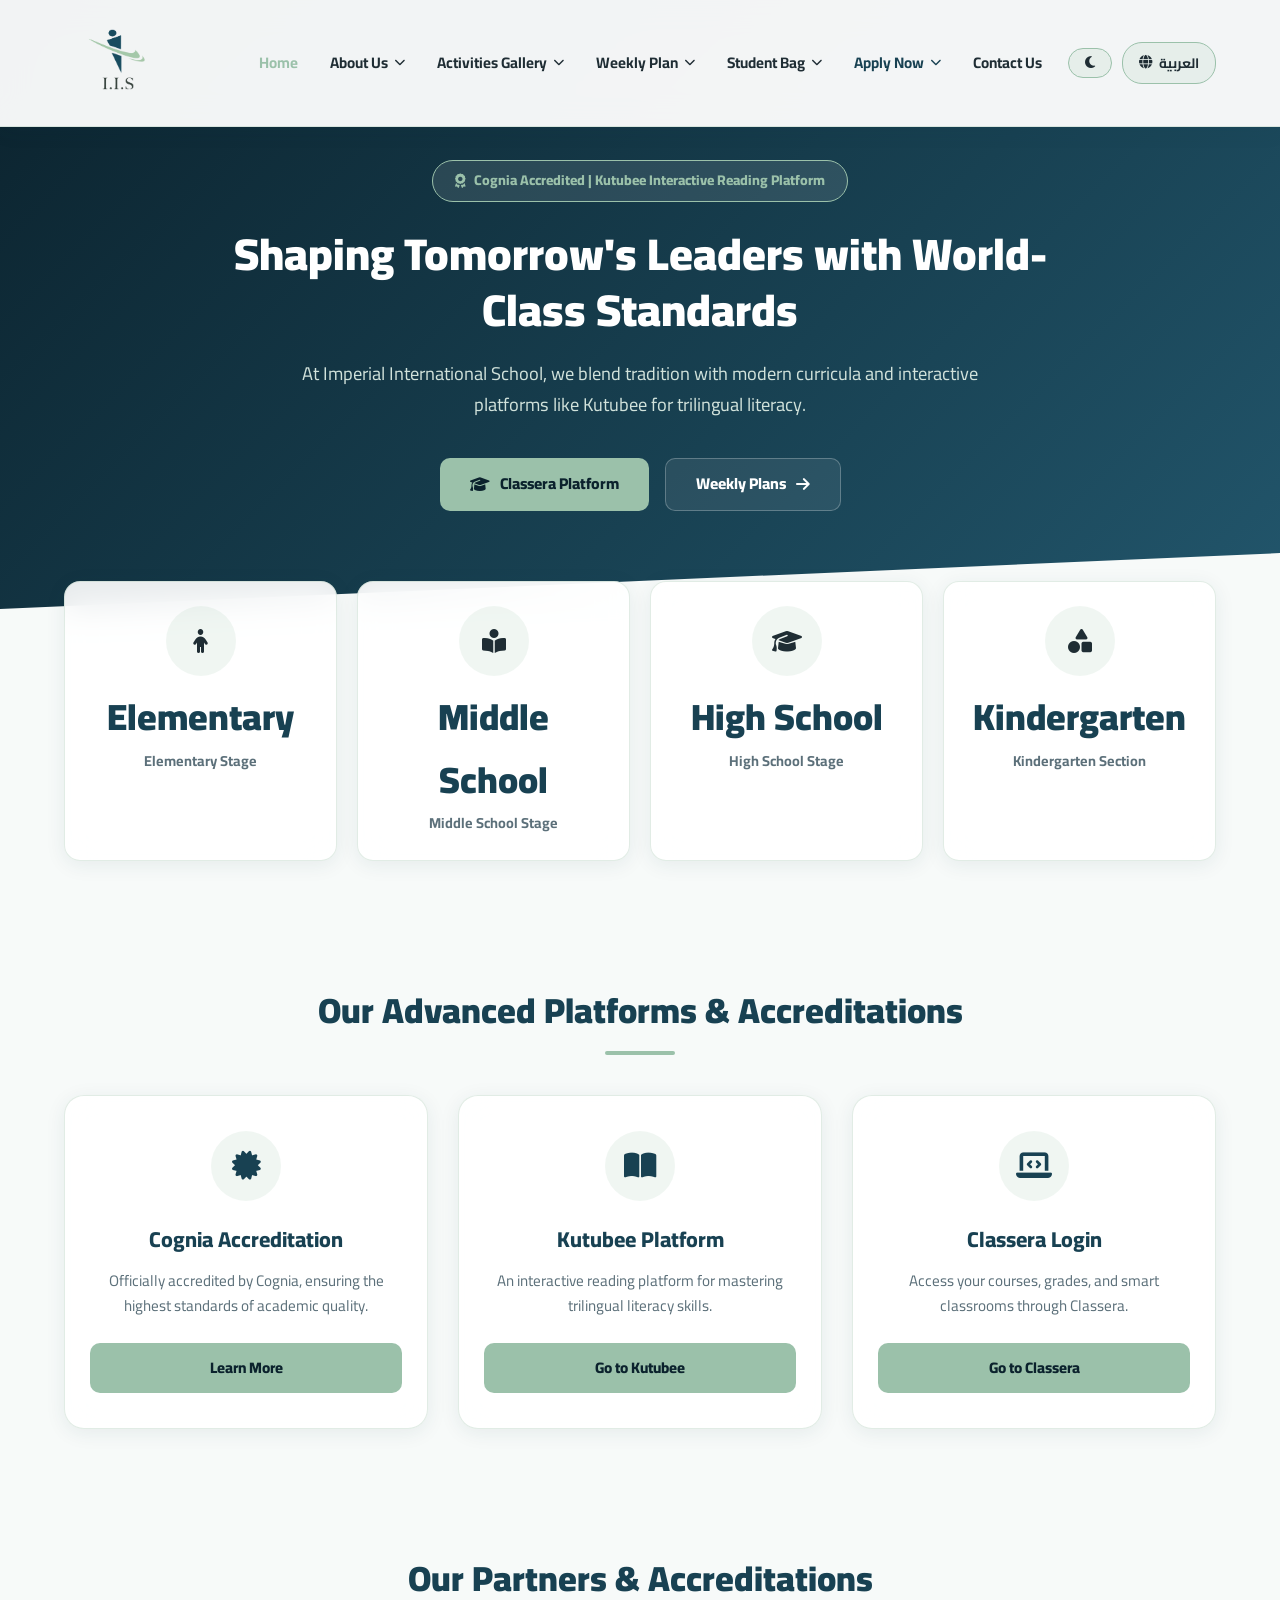
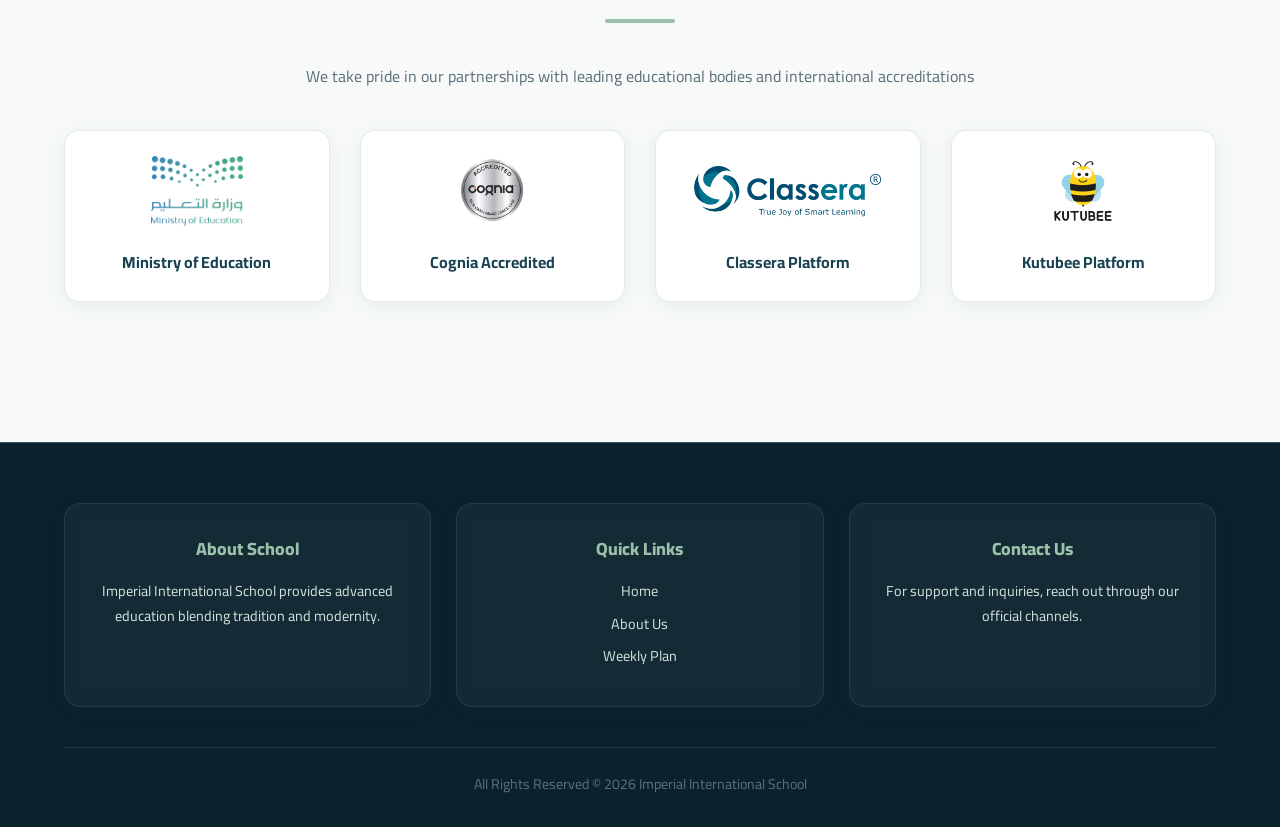
<file: index.html>
<!DOCTYPE html>
<html lang="en" dir="ltr" id="htmlRoot" data-theme="light">
<head>
    <meta charset="UTF-8">
    <meta name="viewport" content="width=device-width, initial-scale=1.0">
    <title data-ar="مدرسة الفخامة العالمية | الرئيسية">Imperial Int. School | Home</title>
    
    <!-- الخطوط والأيقونات -->
    <link href="https://fonts.googleapis.com/css2?family=Cairo:wght@300;400;600;700;800;900&display=swap" rel="stylesheet">
    <link rel="stylesheet" href="https://cdnjs.cloudflare.com/ajax/libs/font-awesome/6.4.0/css/all.min.css">
    
    <!-- ربط ملف الـ CSS المنفصل -->
    <link rel="stylesheet" href="style.css">
</head>
<body>

    <!-- الهيدر العصري المحدث بالكامل -->
    <header id="header">
        <div class="container nav-container">
            <!-- الشعار مع المسار الصحيح المحدث وحجم أكبر -->
            <a href="index.html" class="logo-container">
                <img src="images/imperial-logo.png" alt="Imperial International School Logo" class="school-logo">
            </a>
            
            <!-- قائمة التنقل المنسدلة -->
            <nav>
                <ul class="nav-links">
                    <li><a href="index.html" class="active" data-ar="الرئيسية">Home</a></li>
                    
                    <!-- About Us (Dropdown) -->
                    <li class="dropdown">
                        <a href="about.html" class="dropdown-btn" data-ar="عنّا">
                            About Us <i class="fas fa-chevron-down nav-arrow"></i>
                        </a>
                        <ul class="dropdown-menu">
                            <li><a href="IIS%20Profile/Academic%20Calendar%202027.pdf" target="_blank" data-ar="التقويم الدراسي">Academic Calendar</a></li>
                            <li><a href="about.html#profile" data-ar="الملف التعريفي">School Profile</a></li>
                            <li><a href="about.html#guide" data-ar="دليل المدرسة">School Guide</a></li>
                        </ul>
                    </li>

                    <!-- Gallery (Dropdown) -->
                    <li class="dropdown">
                        <a href="#gallery" class="dropdown-btn" data-ar="معرض الأنشطة">
                            Activities Gallery <i class="fas fa-chevron-down nav-arrow"></i>
                        </a>
                        <ul class="dropdown-menu">
                            <li><a href="#campus-landmarks" data-ar="أبرز معالم الحرم المدرسي">Campus Landmarks</a></li>
                            <li><a href="#events" data-ar="أحداث وفعاليات">Events & Activities</a></li>
                            <li><a href="#ceremonies" data-ar="الاحتفالات والمراسم">Celebrations & Ceremonies</a></li>
                        </ul>
                    </li>

                    <!-- Weekly Plan (Dropdown) -->
                    <li class="dropdown">
                        <a href="weekly-plan.html" class="dropdown-btn" data-ar="الخطة الأسبوعية">
                            Weekly Plan <i class="fas fa-chevron-down nav-arrow"></i>
                        </a>
                        <ul class="dropdown-menu">
                            <li><a href="weekly-plan.html#weekly-plans" data-ar="الخطة الأسبوعية">Weekly Plans</a></li>
                            <li><a href="quiz-materials.html" data-ar="مواد الاختبارات القصيرة">Quiz Materials</a></li>
                        </ul>
                    </li>

                    <!-- Student Bag (Dropdown) -->
                    <li class="dropdown">
                        <a href="#student-bag" class="dropdown-btn" data-ar="حقيبة الطالب">
                            Student Bag <i class="fas fa-chevron-down nav-arrow"></i>
                        </a>
                        <ul class="dropdown-menu">
                            <li><a href="book-list.html" data-ar="قائمة الكتب">Book List</a></li>
                            <li><a href="IIS%20Profile/School-Handbook-Students-Parents.pdf" target="_blank" data-ar="دليل المدرسة للطلاب وأولياء الأمور">School-Handbook-Students-Parents</a>[cite: 2, 6]</li>
                        </ul>
                    </li>

                    <!-- Apply Now (Dropdown) -->
                    <li class="dropdown">
                        <a href="admission.html" class="dropdown-btn highlight-link" data-ar="تَقدَّم الآن">
                            Apply Now <i class="fas fa-chevron-down nav-arrow"></i>
                        </a>
                        <ul class="dropdown-menu">
                            <li><a href="admission.html#conditions" data-ar="شروط القبول">Admission Terms</a></li>
                            <li><a href="admission.html#requirements" data-ar="ملف متطلبات التطبيق">Application Requirements</a></li>
                        </ul>
                    </li>

                    <!-- Contact Us -->
                    <li><a href="contact.html" data-ar="تواصل معنا">Contact Us</a></li>
                    
                    <!-- أزرار اللغة والوضع الليلي -->
                    <li>
                        <div class="controls-group">
                            <button type="button" onclick="toggleTheme()" class="theme-btn" id="themeBtn" title="Change Theme">
                                <i class="fas fa-moon" id="themeIcon"></i>
                            </button>
                            <button type="button" onclick="switchLanguage()" class="lang-btn" title="Switch Language">
                                <i class="fas fa-globe"></i> <span id="langText">العربية</span>
                            </button>
                        </div>
                    </li>
                </ul>
            </nav>
        </div>
    </header>

    <!-- واجهة البانر الرئيسية Hero Section -->
    <section id="hero" class="hero">
        <div class="container hero-content">
            <span class="badge" data-ar="معتمدون دولياً من Cognia | منصة Kutubee للقراءة ثلاثية اللغات">
                <i class="fas fa-award"></i> Cognia Accredited | Kutubee Interactive Reading Platform
            </span>
            <h2 data-ar="نصنع قادة الغد بمعايير عالمية وبيئة تعليمية متطورة">
                Shaping Tomorrow's Leaders with World-Class Standards
            </h2>
            <p data-ar="في مدرسة الفخامة العالمية، ندمج الأصالة مع المناهج الحديثة ومنصات القراءة التفاعلية مثل منصة Kutubee لتعزيز القراءة بثلاث لغات.">
                At Imperial International School, we blend tradition with modern curricula and interactive platforms like Kutubee for trilingual literacy.
            </p>
            <div class="hero-btns">
                <a href="https://me.classera.com/teacher/users/login#networkfirst" target="_blank" class="btn btn-primary" data-ar="منصة كلاسيرا">
                    <i class="fas fa-graduation-cap"></i> Classera Platform
                </a>
                <a href="weekly-plan.html" class="btn btn-secondary" data-ar="الخطط الأسبوعية">
                    Weekly Plans <i class="fas fa-arrow-right icon-dir"></i>
                </a>
            </div>
        </div>
    </section>

    <!-- بطاقات المراحل الدراسية -->
    <section class="container stats-container">
        <div class="stats-grid">
            <!-- المرحلة الابتدائية -->
            <a href="weekly-plan.html#elementary" class="stat-card" style="text-decoration: none; color: inherit; display: block;">
                <div class="icon-wrapper" style="margin-bottom: 10px; font-size: 24px; color: var(--primary-color);">
                    <i class="fas fa-child"></i>
                </div>
                <h3 data-ar="الابتدائية">Elementary</h3>
                <p data-ar="المرحلة الابتدائية">Elementary Stage</p>
            </a>

            <!-- المرحلة المتوسطة -->
            <a href="weekly-plan.html#middle" class="stat-card" style="text-decoration: none; color: inherit; display: block;">
                <div class="icon-wrapper" style="margin-bottom: 10px; font-size: 24px; color: var(--primary-color);">
                    <i class="fas fa-book-reader"></i>
                </div>
                <h3 data-ar="المتوسطة">Middle School</h3>
                <p data-ar="المرحلة المتوسطة">Middle School Stage</p>
            </a>

            <!-- المرحلة الثانوية -->
            <a href="weekly-plan.html#high" class="stat-card" style="text-decoration: none; color: inherit; display: block;">
                <div class="icon-wrapper" style="margin-bottom: 10px; font-size: 24px; color: var(--primary-color);">
                    <i class="fas fa-graduation-cap"></i>
                </div>
                <h3 data-ar="الثانوية">High School</h3>
                <p data-ar="المرحلة الثانوية">High School Stage</p>
            </a>

            <!-- رياض الأطفال -->
            <a href="weekly-plan.html#kg" class="stat-card" style="text-decoration: none; color: inherit; display: block;">
                <div class="icon-wrapper" style="margin-bottom: 10px; font-size: 24px; color: var(--primary-color);">
                    <i class="fas fa-shapes"></i>
                </div>
                <h3 data-ar="رياض الأطفال">Kindergarten</h3>
                <p data-ar="قسم رياض الأطفال">Kindergarten Section</p>
            </a>
        </div>
    </section>

    <!-- قسم الخدمات الذكية والمنصات المتقدمة -->
    <section class="features-section container">
        <div class="section-title">
            <h2 data-ar="منصاتنا المتقدمة واعتماداتنا الدولية">Our Advanced Platforms & Accreditations</h2>
            <div class="title-line"></div>
        </div>
        <div class="features-grid">
            <!-- اعتماد كوجنيا -->
            <div class="feature-card">
                <div>
                    <div class="icon-wrapper"><i class="fas fa-certificate"></i></div>
                    <h3 data-ar="اعتماد كوجنيا الدولي">Cognia Accreditation</h3>
                    <p data-ar="معتمدون رسمياً من مؤسسة كوجنيا العالمية لضمان أعلى معايير الجودة الأكاديمية والتعليمية.">Officially accredited by Cognia, ensuring the highest standards of academic quality.</p>
                </div>
                <a href="about.html#profile" class="btn btn-primary" data-ar="اعرف المزيد">Learn More</a>
            </div>

            <!-- منصة Kutubee للقراءة التفاعلية -->
            <div class="feature-card">
                <div>
                    <div class="icon-wrapper"><i class="fas fa-book-open"></i></div>
                    <h3 data-ar="منصة Kutubee للقراءة">Kutubee Platform</h3>
                    <p data-ar="منصة قراءة تفاعلية متطورة لتعزيز وإتقان القراءة بثلاث لغات وتطوير المهارات اللغوية لدى الطلاب.">An interactive reading platform for mastering trilingual literacy skills.</p>
                </div>
                <a href="https://kutubee.com" target="_blank" class="btn btn-primary" data-ar="دخول منصة كتبي">Go to Kutubee</a>
            </div>

            <!-- منصة كلاسيرا -->
            <div class="feature-card">
                <div>
                    <div class="icon-wrapper"><i class="fas fa-laptop-code"></i></div>
                    <h3 data-ar="دخول كلاسيرا">Classera Login</h3>
                    <p data-ar="متابعة المواد الدراسية والدرجات والفصول الذكية عبر منصة كلاسيرا.">Access your courses, grades, and smart classrooms through Classera.</p>
                </div>
                <a href="https://me.classera.com/teacher/users/login#networkfirst" target="_blank" class="btn btn-primary" data-ar="الدخول للمنصة">Go to Classera</a>
            </div>
        </div>
    </section>

    <!-- قسم شركاء التعلم والاعتمادات الرسمية (الشعارات) -->
    <section class="container partners-section" style="padding: 60px 0; text-align: center;">
        <div class="section-title">
            <h2 data-ar="شركاؤنا واعتماداتنا الرسمية">Our Partners & Accreditations</h2>
            <div class="title-line"></div>
            <p style="color: var(--text-muted); margin-top: 10px;" data-ar="نعتز بشراكاتنا مع أبرز الجهات التعليمية والاعتمادات الدولية لضمان جودة التعليم">We take pride in our partnerships with leading educational bodies and international accreditations</p>
        </div>

        <div class="partners-grid" style="display: grid; grid-template-columns: repeat(auto-fit, minmax(220px, 1fr)); gap: 30px; margin-top: 40px; align-items: center;">
            
            <!-- وزارة التعليم -->
            <div class="partner-card" style="background: var(--white); padding: 25px; border-radius: 15px; border: 1px solid var(--glass-border); box-shadow: var(--shadow-sm); transition: transform 0.3s;">
                <img src="images/moe-logo.png" alt="Ministry of Education" style="max-height: 70px; width: auto; object-fit: contain;">
                <h4 style="margin-top: 15px; font-size: 1rem; color: var(--primary);" data-ar="وزارة التعليم">Ministry of Education</h4>
            </div>

            <!-- كوجنيا Cognia -->
            <div class="partner-card" style="background: var(--white); padding: 25px; border-radius: 15px; border: 1px solid var(--glass-border); box-shadow: var(--shadow-sm); transition: transform 0.3s;">
                <img src="images/cognia-logo.png" alt="Cognia Accreditation" style="max-height: 70px; width: auto; object-fit: contain;">
                <h4 style="margin-top: 15px; font-size: 1rem; color: var(--primary);" data-ar="اعتماد كوجنيا الدولي">Cognia Accredited</h4>
            </div>

            <!-- كلاسيرا Classera -->
            <div class="partner-card" style="background: var(--white); padding: 25px; border-radius: 15px; border: 1px solid var(--glass-border); box-shadow: var(--shadow-sm); transition: transform 0.3s;">
                <img src="images/classera-logo.png" alt="Classera Platform" style="max-height: 70px; width: auto; object-fit: contain;">
                <h4 style="margin-top: 15px; font-size: 1rem; color: var(--primary);" data-ar="منصة كلاسيرا الذكية">Classera Platform</h4>
            </div>

            <!-- كتبي Kutubee -->
            <div class="partner-card" style="background: var(--white); padding: 25px; border-radius: 15px; border: 1px solid var(--glass-border); box-shadow: var(--shadow-sm); transition: transform 0.3s;">
                <img src="images/kutubee-logo.png" alt="Kutubee Platform" style="max-height: 70px; width: auto; object-fit: contain;">
                <h4 style="margin-top: 15px; font-size: 1rem; color: var(--primary);" data-ar="منصة كتبي للقراءة">Kutubee Platform</h4>
            </div>

        </div>
    </section>

    <!-- الفوتر بتصميم البطاقات الفاخرة -->
    <footer>
        <div class="container">
            <div class="footer-grid">
                <div class="footer-card">
                    <h4 data-ar="عن المدرسة">About School</h4>
                    <p data-ar="مدرسة الفخامة العالمية تقدم تعليماً متطوراً يجمع بين الأصالة والمعاصرة.">Imperial International School provides advanced education blending tradition and modernity.</p>
                </div>
                <div class="footer-card">
                    <h4 data-ar="روابط سريعة">Quick Links</h4>
                    <ul>
                        <li><a href="index.html" data-ar="الرئيسية">Home</a></li>
                        <li><a href="about.html" data-ar="عنّا">About Us</a></li>
                        <li><a href="weekly-plan.html" data-ar="الخطط الأسبوعية">Weekly Plan</a></li>
                    </ul>
                </div>
                <div class="footer-card">
                    <h4 data-ar="تواصل معنا">Contact Us</h4>
                    <p data-ar="للاتصال والاستفسار يجود الدعم المستمر عبر قنواتنا الرسمية.">For support and inquiries, reach out through our official channels.</p>
                </div>
            </div>
            <div class="footer-bottom">
                <p data-key="footer-text" data-ar="جميع الحقوق محفوظة © 2026 مدرسة الفخامة العالمية">All Rights Reserved © 2026 Imperial International School</p>
            </div>
        </div>
    </footer>

    <!-- سكريبت التفاعل اللغوي والثيم -->
    <script>
        function toggleTheme() {
            const htmlRoot = document.getElementById('htmlRoot');
            const themeIcon = document.getElementById('themeIcon');
            const currentTheme = htmlRoot.getAttribute('data-theme');

            if (currentTheme === 'light') {
                htmlRoot.setAttribute('data-theme', 'dark');
                themeIcon.className = 'fas fa-sun';
            } else {
                htmlRoot.setAttribute('data-theme', 'light');
                themeIcon.className = 'fas fa-moon';
            }
        }

        let currentLang = 'en';

        function switchLanguage() {
            const htmlRoot = document.getElementById('htmlRoot');
            const langText = document.getElementById('langText');
            const elementsToTranslate = document.querySelectorAll('[data-ar]');

            if (currentLang === 'en') {
                currentLang = 'ar';
                htmlRoot.setAttribute('dir', 'rtl');
                htmlRoot.setAttribute('lang', 'ar');
                if (langText) langText.innerText = 'English';

                elementsToTranslate.forEach(el => {
                    if (!el.hasAttribute('data-en')) {
                        el.setAttribute('data-en', el.innerText);
                    }
                    
                    const arText = el.getAttribute('data-ar');
                    if (arText) {
                        const arrow = el.querySelector('.nav-arrow');
                        const icon = el.querySelector('i');
                        
                        if (arrow) {
                            el.childNodes[0].textContent = arText + ' ';
                        } else if (icon) {
                            el.innerHTML = icon.outerHTML + ' ' + arText;
                        } else {
                            el.innerText = arText;
                        }
                    }
                });
            } else {
                currentLang = 'en';
                htmlRoot.setAttribute('dir', 'ltr');
                htmlRoot.setAttribute('lang', 'en');
                if (langText) langText.innerText = 'العربية';

                elementsToTranslate.forEach(el => {
                    if (el.hasAttribute('data-en')) {
                        const enText = el.getAttribute('data-en');
                        const arrow = el.querySelector('.nav-arrow');
                        const icon = el.querySelector('i');
                        
                        if (arrow) {
                            el.childNodes[0].textContent = enText + ' ';
                        } else if (icon) {
                            el.innerHTML = icon.outerHTML + ' ' + enText;
                        } else {
                            el.innerText = enText;
                        }
                    }
                });
            }
        }
    </script>
</body>
</html>
</file>
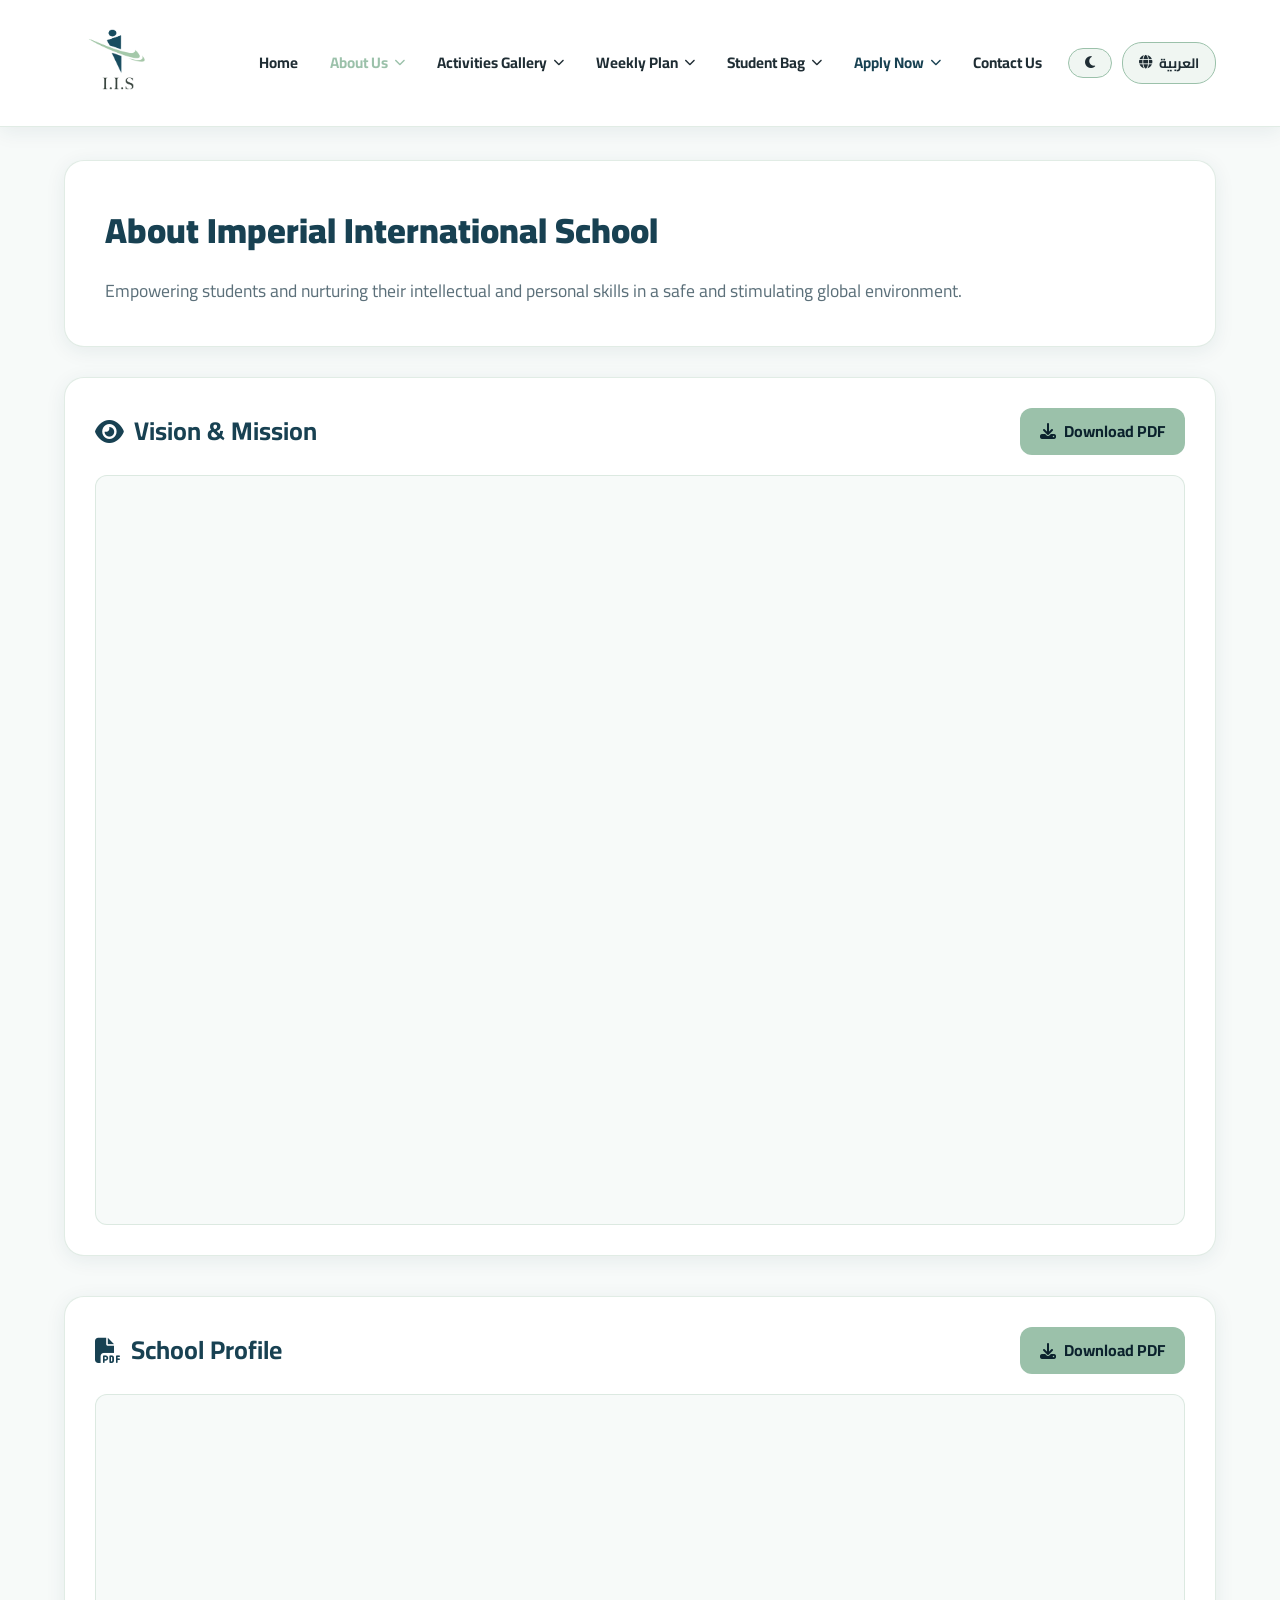
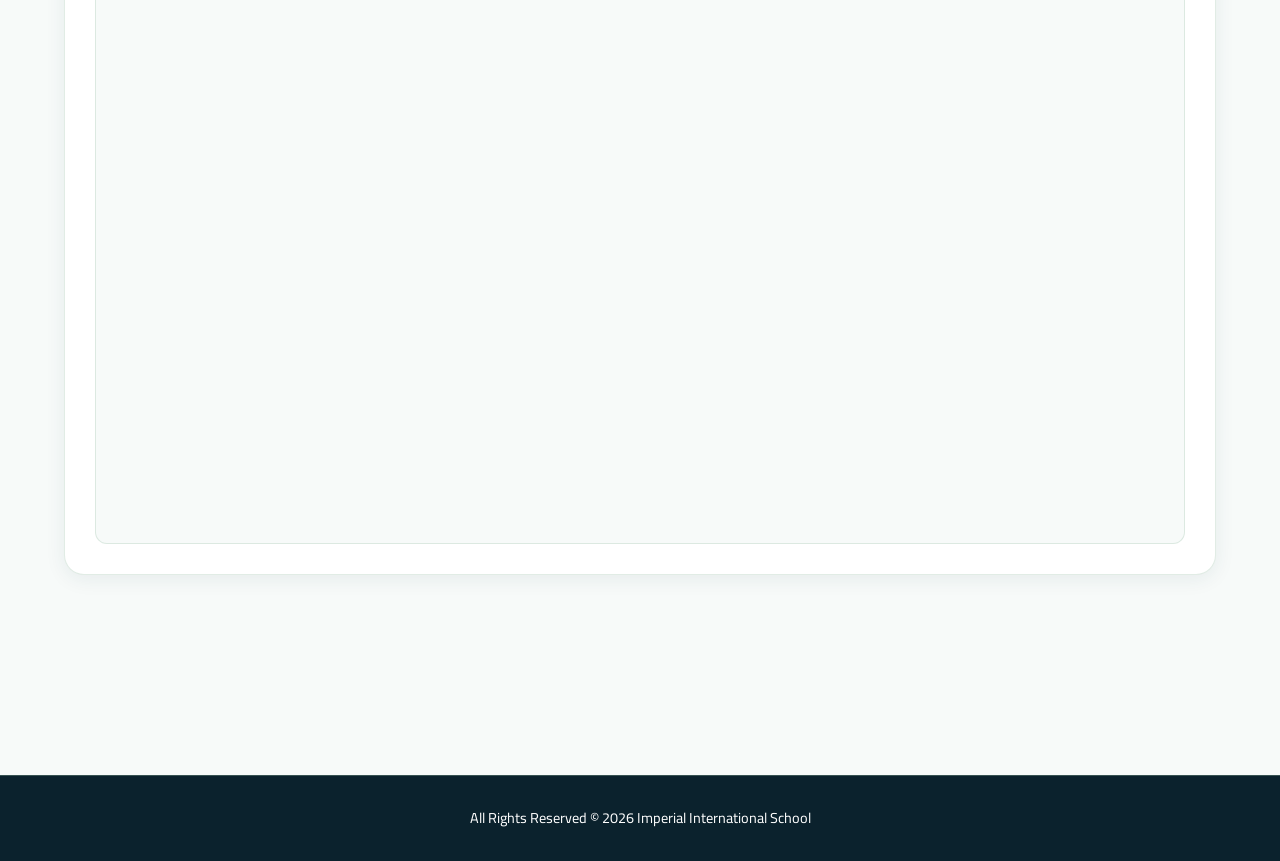
<file: about.html>
<!DOCTYPE html>
<html lang="en" dir="ltr" data-theme="light" id="htmlRoot">
<head>
    <meta charset="UTF-8">
    <meta name="viewport" content="width=device-width, initial-scale=1.0">
    <title>About Us | Imperial International School</title>
    <!-- استدعاء الخط والأيقونات -->
    <link href="https://fonts.googleapis.com/css2?family=Cairo:wght@400;600;700;800;900&display=swap" rel="stylesheet">
    <link rel="stylesheet" href="https://cdnjs.cloudflare.com/ajax/libs/font-awesome/6.4.0/css/all.min.css">
    
    <!-- ربط ملف الـ CSS المنفصل -->
    <link rel="stylesheet" href="style.css">

    <style>
        .main-content {
            padding: 160px 0 80px 0;
            min-height: calc(100vh - 180px);
        }

        .about-card {
            background: var(--white);
            padding: 40px;
            border-radius: 20px;
            border: 1px solid var(--glass-border);
            box-shadow: var(--shadow-sm);
            margin-bottom: 30px;
        }

        .about-card h1 {
            font-size: 2.2rem;
            font-weight: 900;
            margin-bottom: 15px;
            color: var(--primary);
        }

        [data-theme="dark"] .about-card h1 {
            color: var(--accent);
        }

        .about-card p {
            font-size: 1.1rem;
            color: var(--text-muted);
        }

        .pdf-section {
            background: var(--white);
            padding: 30px;
            border-radius: 20px;
            border: 1px solid var(--glass-border);
            box-shadow: var(--shadow-sm);
            margin-bottom: 40px;
        }

        .pdf-header {
            display: flex;
            justify-content: space-between;
            align-items: center;
            margin-bottom: 20px;
            flex-wrap: wrap;
            gap: 15px;
        }

        .pdf-header h2 {
            font-size: 1.6rem;
            color: var(--primary);
            display: flex;
            align-items: center;
            gap: 10px;
        }

        [data-theme="dark"] .pdf-header h2 {
            color: var(--accent);
        }

        .download-btn {
            background: var(--accent);
            color: #0b222d;
            padding: 10px 20px;
            border-radius: 12px;
            text-decoration: none;
            font-weight: 700;
            display: inline-flex;
            align-items: center;
            gap: 8px;
            transition: all 0.3s ease;
        }

        .download-btn:hover {
            background: var(--accent-hover);
            transform: translateY(-2px);
        }

        .pdf-frame-container {
            width: 100%;
            height: 750px;
            border-radius: 12px;
            overflow: hidden;
            border: 1px solid var(--glass-border);
            background: var(--bg-light);
        }

        .pdf-frame-container iframe {
            width: 100%;
            height: 100%;
            border: none;
        }

        footer {
            background: var(--primary-dark);
            color: #ffffff;
            padding: 30px 0;
            text-align: center;
            font-size: 0.9rem;
        }
    </style>
</head>
<body>

    <!-- الهيدر الموحد الشامل لجميع القوائم -->
    <header id="header">
        <div class="container nav-container">
            <a href="index.html" class="logo-container">
                <img src="images/imperial-logo.png" alt="Imperial International School Logo" class="school-logo">
            </a>
            
            <nav>
                <ul class="nav-links">
                    <li><a href="index.html" data-ar="الرئيسية">Home</a></li>
                    
                    <!-- About Us (Dropdown) -->
                    <li class="dropdown">
                        <a href="about.html" class="dropdown-btn active" data-ar="عنّا">
                            About Us <i class="fas fa-chevron-down nav-arrow"></i>
                        </a>
                        <ul class="dropdown-menu">
                            <li><a href="IIS%20Profile/Academic%20Calendar%202027.pdf" target="_blank" data-ar="التقويم الدراسي">Academic Calendar</a></li>
                            <li><a href="about.html#profile" data-ar="الملف التعريفي">School Profile</a></li>
                            <li><a href="about.html#guide" data-ar="دليل المدرسة">School Guide</a></li>
                        </ul>
                    </li>

                    <!-- Gallery (Dropdown) -->
                    <li class="dropdown">
                        <a href="#gallery" class="dropdown-btn" data-ar="معرض الأنشطة">
                            Activities Gallery <i class="fas fa-chevron-down nav-arrow"></i>
                        </a>
                        <ul class="dropdown-menu">
                            <li><a href="#campus-landmarks" data-ar="أبرز معالم الحرم المدرسي">Campus Landmarks</a></li>
                            <li><a href="#events" data-ar="أحداث وفعاليات">Events & Activities</a></li>
                            <li><a href="#ceremonies" data-ar="الاحتفالات والمراسم">Celebrations & Ceremonies</a></li>
                        </ul>
                    </li>

                    <!-- Weekly Plan (Dropdown) -->
                    <li class="dropdown">
                        <a href="weekly-plan.html" class="dropdown-btn" data-ar="الخطة الأسبوعية">
                            Weekly Plan <i class="fas fa-chevron-down nav-arrow"></i>
                        </a>
                        <ul class="dropdown-menu">
                            <li><a href="weekly-plan.html#weekly-plans" data-ar="الخطة الأسبوعية">Weekly Plans</a></li>
                            <li><a href="quiz-materials.html" data-ar="مواد الاختبارات القصيرة">Quiz Materials</a></li>
                        </ul>
                    </li>

                    <!-- Student Bag (Dropdown) -->
                    <li class="dropdown">
                        <a href="#student-bag" class="dropdown-btn" data-ar="حقيبة الطالب">
                            Student Bag <i class="fas fa-chevron-down nav-arrow"></i>
                        </a>
                        <ul class="dropdown-menu">
                            <li><a href="book-list.html" data-ar="قائمة الكتب">Book List</a></li>
                            <li><a href="IIS%20Profile/School-Handbook-Students-Parents.pdf" target="_blank" data-ar="دليل المدرسة للطلاب وأولياء الأمور">School-Handbook-Students-Parents</a></li>
                        </ul>
                    </li>

                    <!-- Apply Now (Dropdown) -->
                    <li class="dropdown">
                        <a href="admission.html" class="dropdown-btn highlight-link" data-ar="تَقدَّم الآن">
                            Apply Now <i class="fas fa-chevron-down nav-arrow"></i>
                        </a>
                        <ul class="dropdown-menu">
                            <li><a href="admission.html#conditions" data-ar="شروط القبول">Admission Terms</a></li>
                            <li><a href="admission.html#requirements" data-ar="ملف متطلبات التطبيق">Application Requirements</a></li>
                        </ul>
                    </li>

                    <!-- Contact Us -->
                    <li><a href="contact.html" data-ar="تواصل معنا">Contact Us</a></li>
                    
                    <!-- أزرار اللغة والوضع الليلي -->
                    <li>
                        <div class="controls-group">
                            <button type="button" onclick="toggleTheme()" class="theme-btn" id="themeBtn" title="Change Theme">
                                <i class="fas fa-moon" id="themeIcon"></i>
                            </button>
                            <button type="button" onclick="switchLanguage()" class="lang-btn" title="Switch Language">
                                <i class="fas fa-globe"></i> <span id="langText">العربية</span>
                            </button>
                        </div>
                    </li>
                </ul>
            </nav>
        </div>
    </header>

    <!-- المحتوى الرئيسي -->
    <main class="main-content">
        <div class="container">
            <!-- بطاقة التعريف -->
            <div class="about-card">
                <h1 data-key="about-title" data-ar="عن مدرسة الفخامة العالمية">About Imperial International School</h1>
                <p data-key="about-desc" data-ar="تمكين الطلاب وتنمية مهاراتهم الفكرية والشخصية من خلال بيئة تعليمية آمنة ومحفزة ذات معايير عالمية.">Empowering students and nurturing their intellectual and personal skills in a safe and stimulating global environment.</p>
            </div>

            <!-- قسم ملف الرؤية والرسالة Vision PDF -->
            <section class="pdf-section" id="Vision">
                <div class="pdf-header">
                    <h2><i class="fa-solid fa-eye"></i> <span data-key="vision-title" data-ar="الرؤية والرسالة">Vision & Mission</span></h2>
                    <a href="IIS%20Profile/Vision.pdf" download class="download-btn" data-ar="تحميل الملف (PDF)">
                        <i class="fa-solid fa-download"></i> Download PDF
                    </a>
                </div>

                <div class="pdf-frame-container">
                    <iframe src="IIS%20Profile/Vision.pdf">
                        <p>Your browser does not support embedded PDFs. <a href="IIS%20Profile/Vision.pdf">Click here to download</a>.</p>
                    </iframe>
                </div>
            </section>

            <!-- قسم ملف بروفايل المدرسة School Profile PDF -->
            <section class="pdf-section" id="profile">
                <div class="pdf-header">
                    <h2><i class="fa-solid fa-file-pdf"></i> <span data-key="profile-title" data-ar="الملف التعريفي للمدرسة">School Profile</span></h2>
                    <a href="IIS%20Profile/IIS-School-Profile.pdf" download class="download-btn" data-ar="تحميل الملف (PDF)">
                        <i class="fa-solid fa-download"></i> Download PDF
                    </a>
                </div>

                <div class="pdf-frame-container">
                    <iframe src="IIS%20Profile/IIS-School-Profile.pdf">
                        <p>Your browser does not support embedded PDFs. <a href="IIS%20Profile/IIS-School-Profile.pdf">Click here to download</a>.</p>
                    </iframe>
                </div>
            </section>
        </div>
    </main>

    <!-- الفوتر -->
    <footer>
        <div class="container">
            <p data-key="footer-text" data-ar="جميع الحقوق محفوظة © 2026 مدرسة الفخامة العالمية">All Rights Reserved © 2026 Imperial International School</p>
        </div>
    </footer>

    <!-- سكريبت التفاعل اللغوي والثيم (وضع نهاري افتراضي) -->
    <script>
        function toggleTheme() {
            const htmlRoot = document.getElementById('htmlRoot');
            const themeIcon = document.getElementById('themeIcon');
            const currentTheme = htmlRoot.getAttribute('data-theme');

            if (currentTheme === 'light') {
                htmlRoot.setAttribute('data-theme', 'dark');
                themeIcon.className = 'fas fa-sun';
                localStorage.setItem('theme', 'dark');
            } else {
                htmlRoot.setAttribute('data-theme', 'light');
                themeIcon.className = 'fas fa-moon';
                localStorage.setItem('theme', 'light');
            }
        }

        // ضبط الوضع الافتراضي ليكون نهاري
        const savedTheme = localStorage.getItem('theme') || 'light';
        document.getElementById('htmlRoot').setAttribute('data-theme', savedTheme);
        if(savedTheme === 'dark') {
            document.getElementById('themeIcon').className = 'fas fa-sun';
        }

        let currentLang = 'en';

        function switchLanguage() {
            const htmlRoot = document.getElementById('htmlRoot');
            const langText = document.getElementById('langText');
            const elementsToTranslate = document.querySelectorAll('[data-ar]');

            if (currentLang === 'en') {
                currentLang = 'ar';
                htmlRoot.setAttribute('dir', 'rtl');
                htmlRoot.setAttribute('lang', 'ar');
                if (langText) langText.innerText = 'English';

                elementsToTranslate.forEach(el => {
                    if (!el.hasAttribute('data-en')) {
                        el.setAttribute('data-en', el.innerText);
                    }
                    
                    const arText = el.getAttribute('data-ar');
                    if (arText) {
                        const arrow = el.querySelector('.nav-arrow');
                        const icon = el.querySelector('i');
                        
                        if (arrow) {
                            el.childNodes[0].textContent = arText + ' ';
                        } else if (icon) {
                            el.innerHTML = icon.outerHTML + ' ' + arText;
                        } else {
                            el.innerText = arText;
                        }
                    }
                });
            } else {
                currentLang = 'en';
                htmlRoot.setAttribute('dir', 'ltr');
                htmlRoot.setAttribute('lang', 'en');
                if (langText) langText.innerText = 'العربية';

                elementsToTranslate.forEach(el => {
                    if (el.hasAttribute('data-en')) {
                        const enText = el.getAttribute('data-en');
                        const arrow = el.querySelector('.nav-arrow');
                        const icon = el.querySelector('i');
                        
                        if (arrow) {
                            el.childNodes[0].textContent = enText + ' ';
                        } else if (icon) {
                            el.innerHTML = icon.outerHTML + ' ' + enText;
                        } else {
                            el.innerText = enText;
                        }
                    }
                });
            }
        }
    </script>
</body>
</html>
</file>
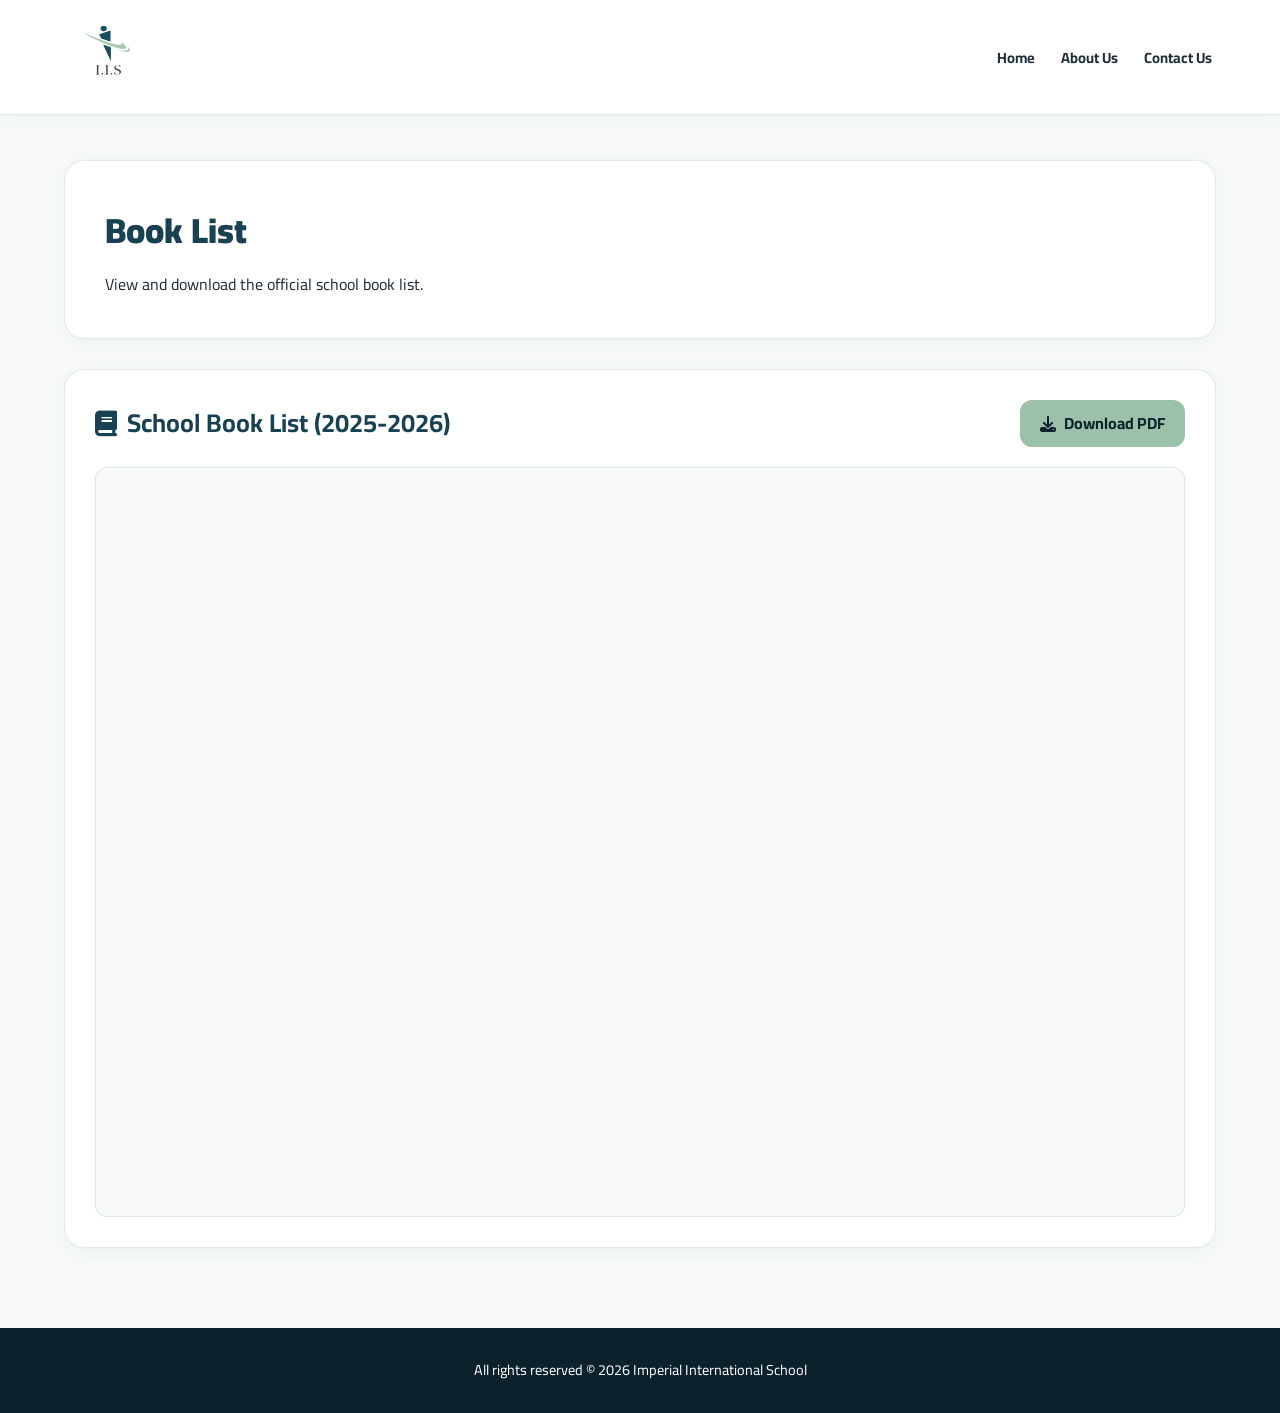
<file: book-list.html>
<!DOCTYPE html>
<html lang="en" dir="ltr" data-theme="light" id="htmlRoot">
<head>
    <meta charset="UTF-8">
    <meta name="viewport" content="width=device-width, initial-scale=1.0">
    <title>Book List | Imperial International School</title>
    <!-- استدعاء الخط والأيقونات -->
    <link href="https://fonts.googleapis.com/css2?family=Cairo:wght@400;600;700;800;900&display=swap" rel="stylesheet">
    <link rel="stylesheet" href="https://cdnjs.cloudflare.com/ajax/libs/font-awesome/6.4.0/css/all.min.css">
    
    <style>
        :root {
            --primary: #184152;
            --primary-dark: #0b222d;
            --accent: #9bc1aa;
            --accent-hover: #7fae91;
            --bg-light: #f7faf9;
            --white: #ffffff;
            --text-dark: #1f2d34;
            --text-muted: #5c707a;
            --shadow-sm: 0 4px 20px rgba(24, 65, 82, 0.05);
            --glass-border: rgba(155, 193, 170, 0.3);
            --header-bg: rgba(255, 255, 255, 0.95);
        }

        [data-theme="dark"] {
            --primary: #24586e;
            --primary-dark: #061218;
            --accent: #aed3bc;
            --accent-hover: #91bda1;
            --bg-light: #081116;
            --white: #122129;
            --text-dark: #f0f5f8;
            --text-muted: #8ca2ad;
            --shadow-sm: 0 4px 20px rgba(0, 0, 0, 0.4);
            --glass-border: rgba(255, 255, 255, 0.08);
            --header-bg: rgba(18, 33, 41, 0.95);
        }

        * {
            margin: 0;
            padding: 0;
            box-sizing: border-box;
            font-family: 'Cairo', sans-serif;
            transition: background-color 0.3s ease, color 0.3s ease;
        }

        body {
            background-color: var(--bg-light);
            color: var(--text-dark);
            line-height: 1.7;
        }

        .container {
            width: 90%;
            max-width: 1240px;
            margin: 0 auto;
        }

        header {
            background: var(--header-bg);
            backdrop-filter: blur(16px);
            position: fixed;
            top: 0;
            left: 0;
            width: 100%;
            z-index: 1000;
            padding: 8px 0;
            border-bottom: 1px solid var(--glass-border);
            box-shadow: var(--shadow-sm);
        }

        .nav-container {
            display: flex;
            justify-content: space-between;
            align-items: center;
        }

        .logo-container img {
            height: 90px;
            object-fit: contain;
        }

        .nav-links {
            display: flex;
            list-style: none;
            align-items: center;
            gap: 18px;
        }

        .nav-links li a {
            text-decoration: none;
            color: var(--text-dark);
            font-weight: 700;
            font-size: 0.92rem;
            transition: 0.3s;
            padding: 6px 4px;
        }

        .nav-links li a:hover, .nav-links li a.active {
            color: var(--accent-hover);
        }

        .main-content {
            padding: 160px 0 80px 0;
            min-height: calc(100vh - 180px);
        }

        .about-card {
            background: var(--white);
            padding: 40px;
            border-radius: 20px;
            border: 1px solid var(--glass-border);
            box-shadow: var(--shadow-sm);
            margin-bottom: 30px;
        }

        .about-card h1 {
            font-size: 2.2rem;
            font-weight: 900;
            color: var(--primary);
            margin-bottom: 10px;
        }

        [data-theme="dark"] .about-card h1 {
            color: var(--accent);
        }

        .pdf-section {
            background: var(--white);
            padding: 30px;
            border-radius: 20px;
            border: 1px solid var(--glass-border);
            box-shadow: var(--shadow-sm);
        }

        .pdf-header {
            display: flex;
            justify-content: space-between;
            align-items: center;
            margin-bottom: 20px;
            flex-wrap: wrap;
            gap: 15px;
        }

        .pdf-header h2 {
            font-size: 1.6rem;
            color: var(--primary);
            display: flex;
            align-items: center;
            gap: 10px;
        }

        [data-theme="dark"] .pdf-header h2 {
            color: var(--accent);
        }

        .download-btn {
            background: var(--accent);
            color: #0b222d;
            padding: 10px 20px;
            border-radius: 12px;
            text-decoration: none;
            font-weight: 700;
            display: inline-flex;
            align-items: center;
            gap: 8px;
        }

        .download-btn:hover {
            background: var(--accent-hover);
        }

        .pdf-frame-container {
            width: 100%;
            height: 750px;
            border-radius: 12px;
            overflow: hidden;
            border: 1px solid var(--glass-border);
            background: var(--bg-light);
        }

        .pdf-frame-container iframe {
            width: 100%;
            height: 100%;
            border: none;
        }

        footer {
            background: var(--primary-dark);
            color: #ffffff;
            padding: 30px 0;
            text-align: center;
            font-size: 0.9rem;
        }
    </style>
</head>
<body>

    <header>
        <div class="container nav-container">
            <a href="index.html" class="logo-container">
                <img src="images/imperial-logo.png" alt="Logo" class="school-logo">
            </a>
            
            <nav>
                <ul class="nav-links">
                    <li><a href="index.html">Home</a></li>
                    <li><a href="about.html">About Us</a></li>
                    <li><a href="contact.html">Contact Us</a></li>
                </ul>
            </nav>
        </div>
    </header>

    <main class="main-content">
        <div class="container">
            <div class="about-card">
                <h1>Book List</h1>
                <p>View and download the official school book list.</p>
            </div>

            <!-- عرض ملف قائمة الكتب -->
            <section class="pdf-section">
                <div class="pdf-header">
                    <h2><i class="fa-solid fa-book"></i> School Book List (2025-2026)</h2>
                    <a href="IIS%20Profile/Book-List-2025-2026-1.pdf" download class="download-btn">
                        <i class="fa-solid fa-download"></i> Download PDF
                    </a>
                </div>
                <div class="pdf-frame-container">
                    <iframe src="IIS%20Profile/Book-List-2025-2026-1.pdf">
                        <p>Your browser does not support embedded PDFs. <a href="IIS%20Profile/Book-List-2025-2026-1.pdf">Click here to download</a>.</p>
                    </iframe>
                </div>
            </section>
        </div>
    </main>

    <footer>
        <div class="container">
            <p>All rights reserved © 2026 Imperial International School</p>
        </div>
    </footer>
</body>
</html>
</file>
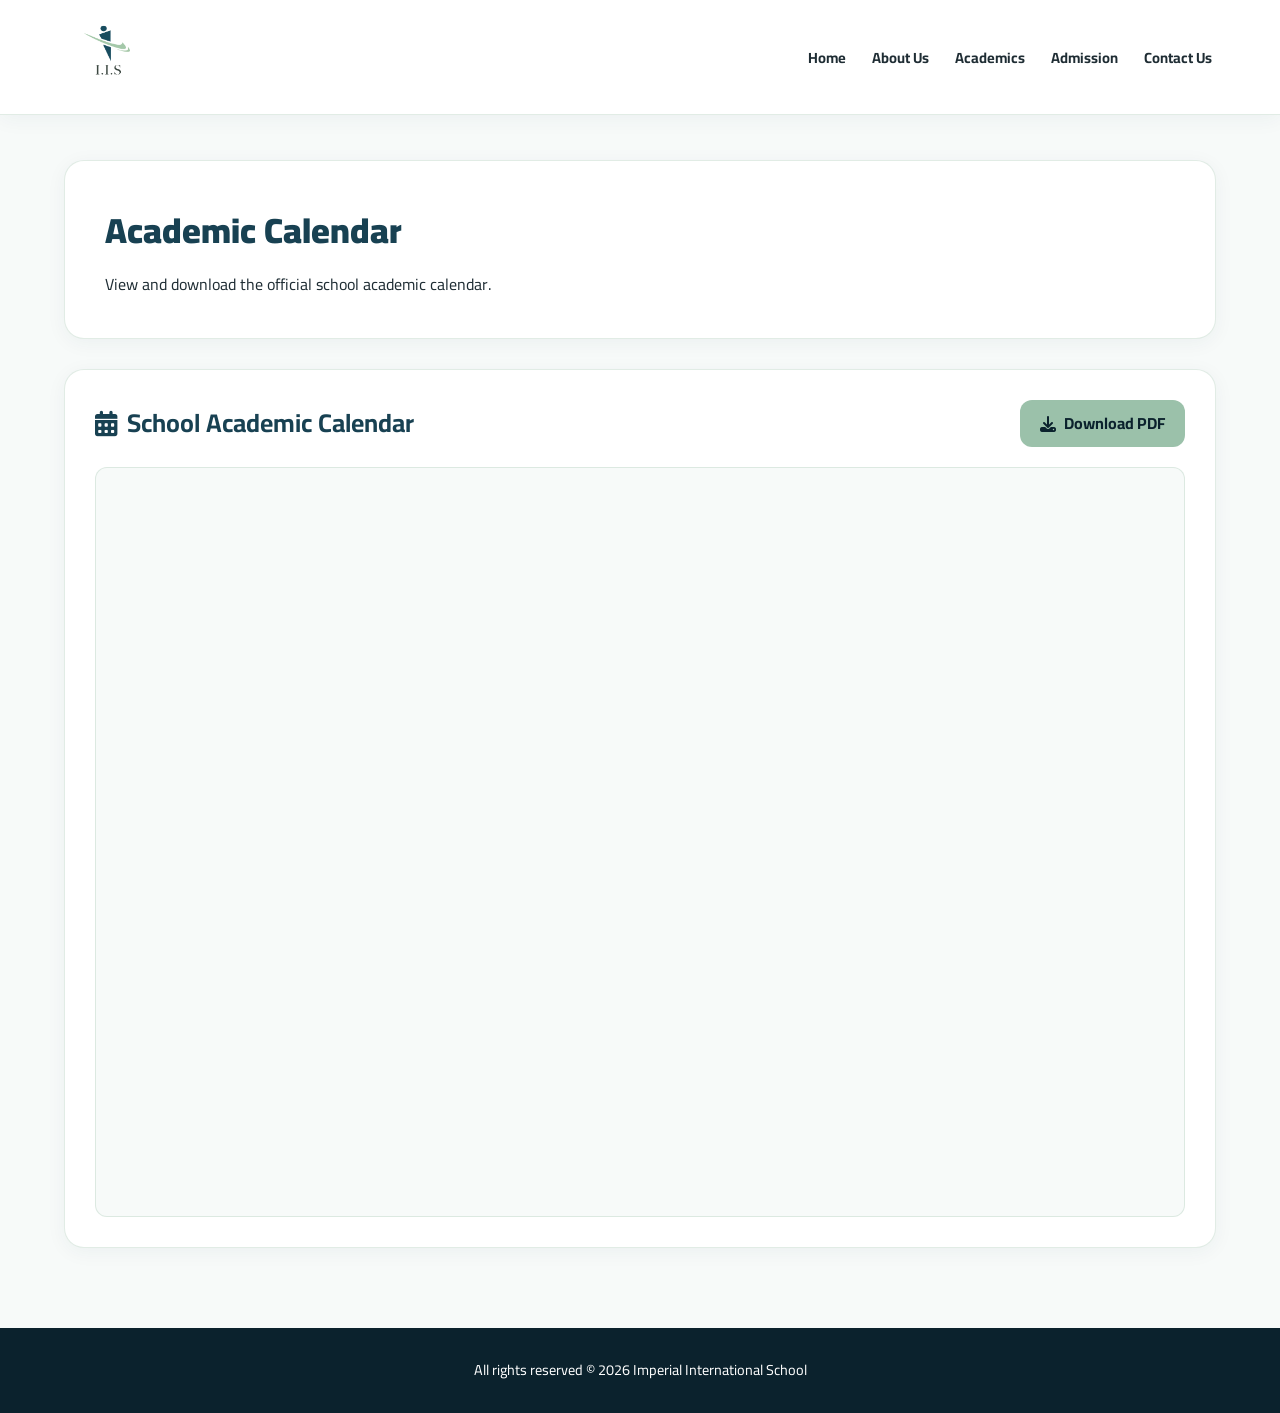
<file: calendar.html>
<!DOCTYPE html>
<html lang="en" dir="ltr" data-theme="light" id="htmlRoot">
<head>
    <meta charset="UTF-8">
    <meta name="viewport" content="width=device-width, initial-scale=1.0">
    <title>Academic Calendar | Imperial International School</title>
    <!-- استدعاء الخط والأيقونات -->
    <link href="https://fonts.googleapis.com/css2?family=Cairo:wght@400;600;700;800;900&display=swap" rel="stylesheet">
    <link rel="stylesheet" href="https://cdnjs.cloudflare.com/ajax/libs/font-awesome/6.4.0/css/all.min.css">
    
    <style>
        :root {
            --primary: #184152;
            --primary-dark: #0b222d;
            --accent: #9bc1aa;
            --accent-hover: #7fae91;
            --bg-light: #f7faf9;
            --white: #ffffff;
            --text-dark: #1f2d34;
            --text-muted: #5c707a;
            --shadow-sm: 0 4px 20px rgba(24, 65, 82, 0.05);
            --glass-border: rgba(155, 193, 170, 0.3);
            --header-bg: rgba(255, 255, 255, 0.95);
        }

        [data-theme="dark"] {
            --primary: #24586e;
            --primary-dark: #061218;
            --accent: #aed3bc;
            --accent-hover: #91bda1;
            --bg-light: #081116;
            --white: #122129;
            --text-dark: #f0f5f8;
            --text-muted: #8ca2ad;
            --shadow-sm: 0 4px 20px rgba(0, 0, 0, 0.4);
            --glass-border: rgba(255, 255, 255, 0.08);
            --header-bg: rgba(18, 33, 41, 0.95);
        }

        * {
            margin: 0;
            padding: 0;
            box-sizing: border-box;
            font-family: 'Cairo', sans-serif;
            transition: background-color 0.3s ease, color 0.3s ease;
        }

        body {
            background-color: var(--bg-light);
            color: var(--text-dark);
            line-height: 1.7;
        }

        .container {
            width: 90%;
            max-width: 1240px;
            margin: 0 auto;
        }

        header {
            background: var(--header-bg);
            backdrop-filter: blur(16px);
            position: fixed;
            top: 0;
            left: 0;
            width: 100%;
            z-index: 1000;
            padding: 8px 0;
            border-bottom: 1px solid var(--glass-border);
            box-shadow: var(--shadow-sm);
        }

        .nav-container {
            display: flex;
            justify-content: space-between;
            align-items: center;
        }

        .logo-container img {
            height: 90px;
            object-fit: contain;
        }

        .nav-links {
            display: flex;
            list-style: none;
            align-items: center;
            gap: 18px;
        }

        .nav-links li a {
            text-decoration: none;
            color: var(--text-dark);
            font-weight: 700;
            font-size: 0.92rem;
            transition: 0.3s;
            padding: 6px 4px;
        }

        .nav-links li a:hover, .nav-links li a.active {
            color: var(--accent-hover);
        }

        .main-content {
            padding: 160px 0 80px 0;
            min-height: calc(100vh - 180px);
        }

        .about-card {
            background: var(--white);
            padding: 40px;
            border-radius: 20px;
            border: 1px solid var(--glass-border);
            box-shadow: var(--shadow-sm);
            margin-bottom: 30px;
        }

        .about-card h1 {
            font-size: 2.2rem;
            font-weight: 900;
            color: var(--primary);
            margin-bottom: 10px;
        }

        [data-theme="dark"] .about-card h1 {
            color: var(--accent);
        }

        .pdf-section {
            background: var(--white);
            padding: 30px;
            border-radius: 20px;
            border: 1px solid var(--glass-border);
            box-shadow: var(--shadow-sm);
        }

        .pdf-header {
            display: flex;
            justify-content: space-between;
            align-items: center;
            margin-bottom: 20px;
            flex-wrap: wrap;
            gap: 15px;
        }

        .pdf-header h2 {
            font-size: 1.6rem;
            color: var(--primary);
            display: flex;
            align-items: center;
            gap: 10px;
        }

        [data-theme="dark"] .pdf-header h2 {
            color: var(--accent);
        }

        .download-btn {
            background: var(--accent);
            color: #0b222d;
            padding: 10px 20px;
            border-radius: 12px;
            text-decoration: none;
            font-weight: 700;
            display: inline-flex;
            align-items: center;
            gap: 8px;
        }

        .download-btn:hover {
            background: var(--accent-hover);
        }

        .pdf-frame-container {
            width: 100%;
            height: 750px;
            border-radius: 12px;
            overflow: hidden;
            border: 1px solid var(--glass-border);
            background: var(--bg-light);
        }

        .pdf-frame-container iframe {
            width: 100%;
            height: 100%;
            border: none;
        }

        footer {
            background: var(--primary-dark);
            color: #ffffff;
            padding: 30px 0;
            text-align: center;
            font-size: 0.9rem;
        }
    </style>
</head>
<body>

    <header>
        <div class="container nav-container">
            <a href="index.html" class="logo-container">
                <img src="images/imperial-logo.png" alt="Logo" class="school-logo">
            </a>
            
            <nav>
                <ul class="nav-links">
                    <li><a href="index.html">Home</a></li>
                    <li><a href="about.html">About Us</a></li>
                    <li><a href="academics.html">Academics</a></li>
                    <li><a href="admission.html">Admission</a></li>
                    <li><a href="contact.html">Contact Us</a></li>
                </ul>
            </nav>
        </div>
    </header>

    <main class="main-content">
        <div class="container">
            <div class="about-card">
                <h1>Academic Calendar</h1>
                <p>View and download the official school academic calendar.</p>
            </div>

            <!-- عرض ملف التقويم الأكاديمي -->
            <section class="pdf-section">
                <div class="pdf-header">
                    <h2><i class="fa-solid fa-calendar-days"></i> School Academic Calendar</h2>
                    <a href="IIS%20Profile/Academic%20Calendar%202027.pdf" download class="download-btn">
                        <i class="fa-solid fa-download"></i> Download PDF
                    </a>
                </div>
                <div class="pdf-frame-container">
                    <iframe src="IIS%20Profile/Academic%20Calendar%202027.pdf">
                        <p>Your browser does not support embedded PDFs. <a href="IIS%20Profile/Academic%20Calendar%202027.pdf">Click here to download</a>.</p>
                    </iframe>
                </div>
            </section>
        </div>
    </main>

    <footer>
        <div class="container">
            <p>All rights reserved © 2026 Imperial International School</p>
        </div>
    </footer>
</body>
</html>
</file>
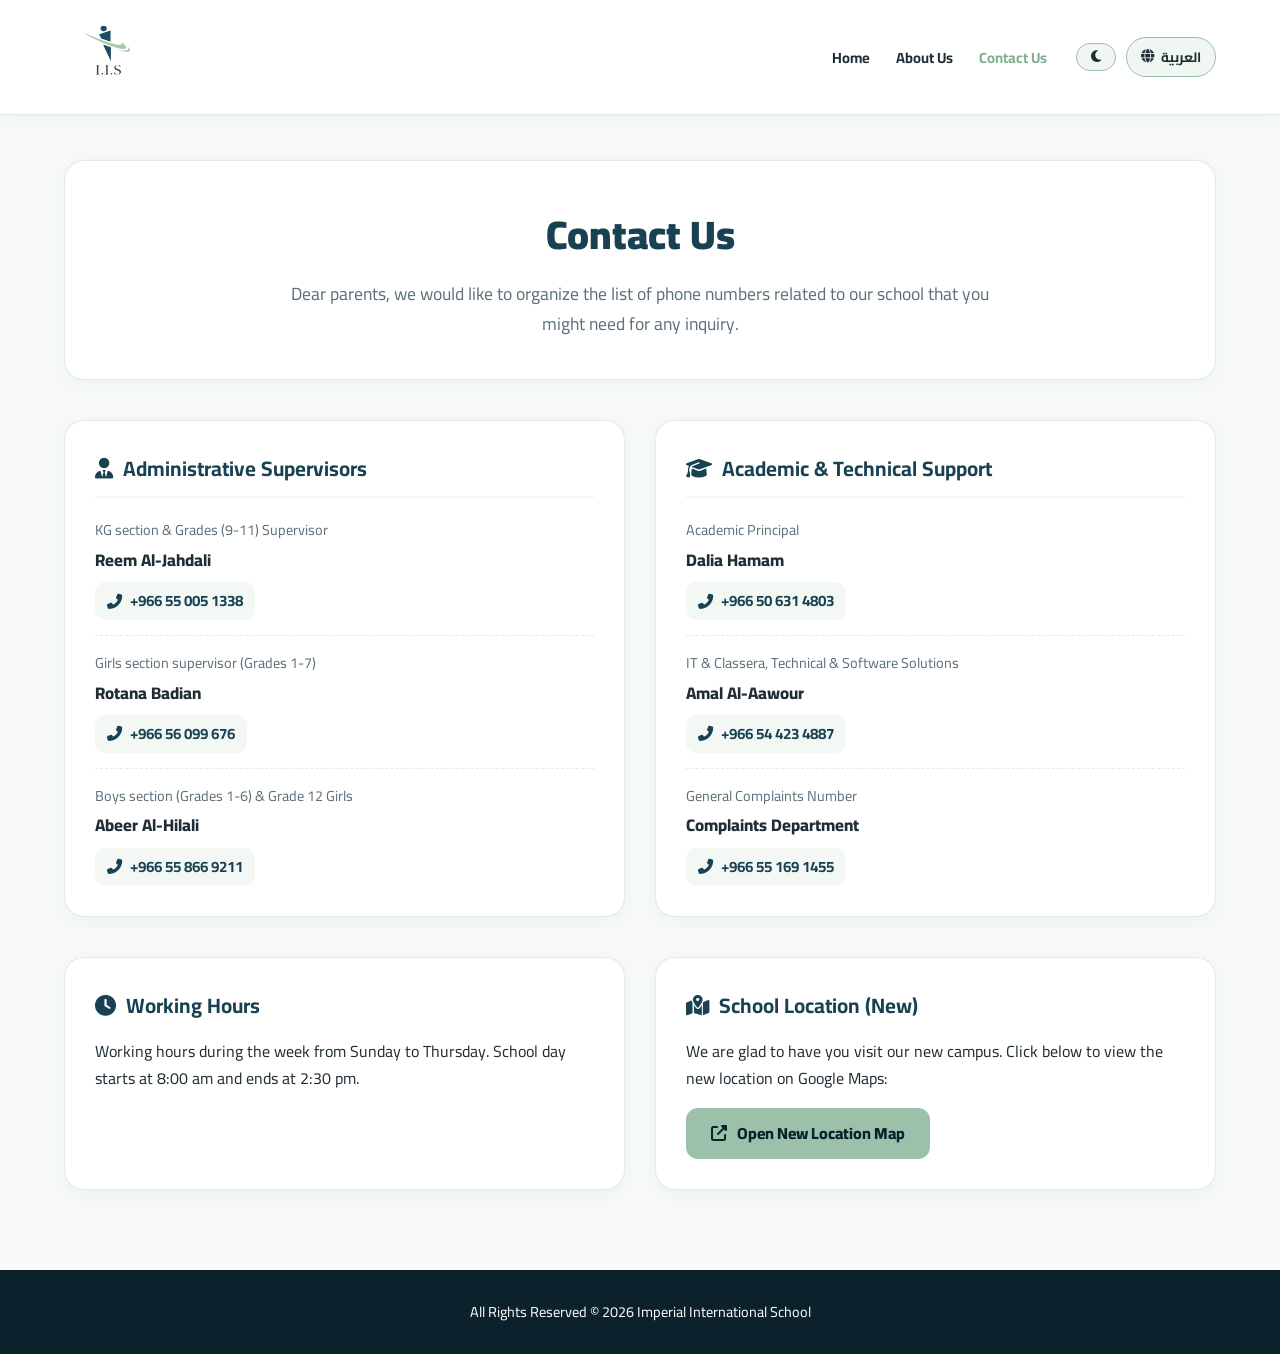
<file: contact.html>
<!DOCTYPE html>
<html lang="en" dir="ltr" data-theme="light" id="htmlRoot">
<head>
    <meta charset="UTF-8">
    <meta name="viewport" content="width=device-width, initial-scale=1.0">
    <title>Contact Us | Imperial International School</title>
    <!-- استدعاء خط كايرو وأيقونات FontAwesome -->
    <link href="https://fonts.googleapis.com/css2?family=Cairo:wght@400;600;700;800;900&display=swap" rel="stylesheet">
    <link rel="stylesheet" href="https://cdnjs.cloudflare.com/ajax/libs/font-awesome/6.4.0/css/all.min.css">
    
    <style>
        :root {
            --primary: #184152;
            --primary-dark: #0b222d;
            --accent: #9bc1aa;
            --accent-hover: #7fae91;
            --accent-light: rgba(155, 193, 170, 0.12);
            --bg-light: #f7faf9;
            --white: #ffffff;
            --text-dark: #1f2d34;
            --text-muted: #5c707a;
            --shadow-sm: 0 4px 20px rgba(24, 65, 82, 0.05);
            --glass-border: rgba(155, 193, 170, 0.3);
            --header-bg: rgba(255, 255, 255, 0.95);
        }

        [data-theme="dark"] {
            --primary: #24586e;
            --primary-dark: #061218;
            --accent: #aed3bc;
            --accent-hover: #91bda1;
            --accent-light: rgba(174, 211, 188, 0.1);
            --bg-light: #081116;
            --white: #122129;
            --text-dark: #f0f5f8;
            --text-muted: #8ca2ad;
            --shadow-sm: 0 4px 20px rgba(0, 0, 0, 0.4);
            --glass-border: rgba(255, 255, 255, 0.08);
            --header-bg: rgba(18, 33, 41, 0.95);
        }

        * {
            margin: 0;
            padding: 0;
            box-sizing: border-box;
            font-family: 'Cairo', sans-serif;
            scroll-behavior: smooth;
            transition: background-color 0.3s ease, color 0.3s ease, border-color 0.3s ease;
        }

        body {
            background-color: var(--bg-light);
            color: var(--text-dark);
            line-height: 1.7;
        }

        .container {
            width: 90%;
            max-width: 1240px;
            margin: 0 auto;
        }

        header {
            background: var(--header-bg);
            backdrop-filter: blur(16px);
            position: fixed;
            top: 0;
            left: 0;
            width: 100%;
            z-index: 1000;
            padding: 8px 0;
            border-bottom: 1px solid var(--glass-border);
            box-shadow: var(--shadow-sm);
        }

        .nav-container {
            display: flex;
            justify-content: space-between;
            align-items: center;
        }

        .logo-container img {
            height: 90px;
            object-fit: contain;
        }

        .nav-right-group {
            display: flex;
            align-items: center;
            gap: 25px;
        }

        .nav-links {
            display: flex;
            list-style: none;
            align-items: center;
            gap: 18px;
        }

        .nav-links li a {
            text-decoration: none;
            color: var(--text-dark);
            font-weight: 700;
            font-size: 0.92rem;
            transition: 0.3s;
            padding: 6px 4px;
        }

        .nav-links li a:hover, 
        .nav-links li a.active {
            color: var(--accent-hover);
        }

        .controls-group {
            display: flex;
            gap: 10px;
            align-items: center;
        }

        .theme-btn, .lang-btn {
            background: rgba(155, 193, 170, 0.15);
            border: 1px solid var(--accent);
            color: var(--text-dark);
            padding: 6px 14px;
            border-radius: 20px;
            cursor: pointer;
            font-weight: 700;
            font-size: 0.85rem;
            display: flex;
            align-items: center;
            gap: 6px;
        }

        .theme-btn:hover, .lang-btn:hover {
            background: var(--accent);
            color: #0b222d;
        }

        .main-content {
            padding: 160px 0 80px 0;
        }

        .contact-hero {
            background: var(--white);
            padding: 40px;
            border-radius: 20px;
            border: 1px solid var(--glass-border);
            box-shadow: var(--shadow-sm);
            margin-bottom: 40px;
            text-align: center;
        }

        .contact-hero h1 {
            font-size: 2.5rem;
            font-weight: 900;
            color: var(--primary);
            margin-bottom: 10px;
        }

        [data-theme="dark"] .contact-hero h1 {
            color: var(--accent);
        }

        .contact-hero p {
            font-size: 1.1rem;
            color: var(--text-muted);
            max-width: 700px;
            margin: 0 auto;
        }

        .sections-grid {
            display: grid;
            grid-template-columns: repeat(auto-fit, minmax(320px, 1fr));
            gap: 30px;
            margin-bottom: 40px;
        }

        .section-card {
            background: var(--white);
            padding: 30px;
            border-radius: 20px;
            border: 1px solid var(--glass-border);
            box-shadow: var(--shadow-sm);
            display: flex;
            flex-direction: column;
            justify-content: space-between;
        }

        .section-card h3 {
            font-size: 1.3rem;
            color: var(--primary);
            margin-bottom: 20px;
            display: flex;
            align-items: center;
            gap: 10px;
            border-bottom: 2px solid var(--accent-light);
            padding-bottom: 10px;
        }

        [data-theme="dark"] .section-card h3 {
            color: var(--accent);
        }

        .contact-person {
            margin-bottom: 15px;
            padding-bottom: 15px;
            border-bottom: 1px dashed var(--glass-border);
        }

        .contact-person:last-child {
            border-bottom: none;
            margin-bottom: 0;
            padding-bottom: 0;
        }

        .contact-person span.title {
            display: block;
            font-size: 0.9rem;
            color: var(--text-muted);
        }

        .contact-person h4 {
            font-size: 1.05rem;
            color: var(--text-dark);
            font-weight: 800;
            margin: 3px 0;
        }

        .contact-person a {
            display: inline-flex;
            align-items: center;
            gap: 8px;
            color: var(--primary);
            font-weight: 700;
            text-decoration: none;
            background: var(--accent-light);
            padding: 6px 12px;
            border-radius: 10px;
            margin-top: 5px;
            font-size: 0.95rem;
            transition: 0.3s;
        }

        [data-theme="dark"] .contact-person a {
            color: var(--accent);
        }

        .contact-person a:hover {
            background: var(--accent);
            color: #0b222d;
        }

        .info-extras-grid {
            display: grid;
            grid-template-columns: repeat(auto-fit, minmax(320px, 1fr));
            gap: 30px;
        }

        .extra-card {
            background: var(--white);
            padding: 30px;
            border-radius: 20px;
            border: 1px solid var(--glass-border);
            box-shadow: var(--shadow-sm);
        }

        .extra-card h3 {
            font-size: 1.3rem;
            color: var(--primary);
            margin-bottom: 15px;
            display: flex;
            align-items: center;
            gap: 10px;
        }

        [data-theme="dark"] .extra-card h3 {
            color: var(--accent);
        }

        .map-btn {
            display: inline-flex;
            align-items: center;
            gap: 10px;
            background: var(--accent);
            color: #0b222d;
            padding: 12px 25px;
            border-radius: 12px;
            text-decoration: none;
            font-weight: 800;
            margin-top: 15px;
            transition: 0.3s;
        }

        .map-btn:hover {
            background: var(--accent-hover);
            transform: translateY(-2px);
        }

        footer {
            background: var(--primary-dark);
            color: #ffffff;
            padding: 30px 0;
            text-align: center;
            font-size: 0.9rem;
        }
    </style>
</head>
<body>

    <!-- الهيدر الموحد -->
    <header>
        <div class="container nav-container">
            <a href="index.html" class="logo-container">
                <img src="images/imperial-logo.png" alt="Logo" class="school-logo">
            </a>
            
            <div class="nav-right-group">
                <ul class="nav-links">
                    <li><a href="index.html" data-ar="الرئيسية">Home</a></li>
                    <li><a href="about.html" data-ar="عن المدرسة">About Us</a></li>
                    <li><a href="contact.html" class="active" data-ar="تواصل معنا">Contact Us</a></li>
                </ul>

                <div class="controls-group">
                    <button class="theme-btn" id="themeToggle" onclick="toggleTheme()">
                        <i class="fas fa-moon" id="themeIcon"></i>
                    </button>
                    <button class="lang-btn" id="langToggle" onclick="switchLanguage()">
                        <i class="fas fa-globe"></i> <span id="langText">العربية</span>
                    </button>
                </div>
            </div>
        </div>
    </header>

    <!-- المحتوى الرئيسي -->
    <main class="main-content">
        <div class="container">
            
            <div class="contact-hero">
                <h1 data-ar="تواصل معنا">Contact Us</h1>
                <p data-ar="أولياء الأمور الكرام، نود تنظيم قائمة أرقام الهواتف التي تخص مدرستنا والتي تحتاجونها في حال احتجتم إجابة لأي استفسار.">
                    Dear parents, we would like to organize the list of phone numbers related to our school that you might need for any inquiry.
                </p>
            </div>

            <!-- أقسام المدرسة والمشرفات -->
            <div class="sections-grid">
                
                <!-- المشرفات والأقسام الإدارية -->
                <div class="section-card">
                    <h3 data-ar="مشرفات الأقسام الإدارية"><i class="fas fa-user-tie"></i> Administrative Supervisors</h3>
                    
                    <div class="contact-person">
                        <span class="title" data-ar="مشرفة قسم الروضات والصفوف (9-11)">KG section & Grades (9-11) Supervisor</span>
                        <h4 data-ar="ريم الجحدلي">Reem Al-Jahdali</h4>
                        <a href="tel:+966550051338"><i class="fas fa-phone-alt"></i> +966 55 005 1338</a>
                    </div>

                    <div class="contact-person">
                        <span class="title" data-ar="مشرفة قسم البنات (الصفوف 1-7)">Girls section supervisor (Grades 1-7)</span>
                        <h4 data-ar="روتانا باديان">Rotana Badian</h4>
                        <a href="tel:+96656099676"><i class="fas fa-phone-alt"></i> +966 56 099 676</a>
                    </div>

                    <div class="contact-person">
                        <span class="title" data-ar="مشرفة قسم البنين (الصفوف 1-6) والصف 12 بنات">Boys section (Grades 1-6) & Grade 12 Girls</span>
                        <h4 data-ar="عبير الهلالي">Abeer Al-Hilali</h4>
                        <a href="tel:+966558669211"><i class="fas fa-phone-alt"></i> +966 55 866 9211</a>
                    </div>
                </div>

                <!-- الشؤون الأكاديمية والتقنية والشكاوي -->
                <div class="section-card">
                    <h3 data-ar="الشؤون الأكاديمية والتقنية"><i class="fas fa-graduation-cap"></i> Academic & Technical Support</h3>
                    
                    <div class="contact-person">
                        <span class="title" data-ar="المسؤولة الأكاديمية (المناهج والمعلمات)">Academic Principal</span>
                        <h4 data-ar="داليا حمام">Dalia Hamam</h4>
                        <a href="tel:+966506314803"><i class="fas fa-phone-alt"></i> +966 50 631 4803</a>
                    </div>

                    <div class="contact-person">
                        <span class="title" data-ar="الآي تي ومسؤولة كلاسيرا والحلول التقنية والبرمجية">IT & Classera, Technical & Software Solutions</span>
                        <h4 data-ar="أمل العاوور">Amal Al-Aawour</h4>
                        <a href="tel:+966544234887"><i class="fas fa-phone-alt"></i> +966 54 423 4887</a>
                    </div>

                    <div class="contact-person">
                        <span class="title" data-ar="رقم الشكاوي العامة">General Complaints Number</span>
                        <h4 data-ar="قسم الشكاوي والاستفسارات">Complaints Department</h4>
                        <a href="tel:+966551691455"><i class="fas fa-phone-alt"></i> +966 55 169 1455</a>
                    </div>
                </div>

            </div>

            <!-- ساعات العمل وموقع المدرسة الجديد -->
            <div class="info-extras-grid">
                
                <div class="extra-card">
                    <h3 data-ar="ساعات العمل الرسمية"><i class="fas fa-clock"></i> Working Hours</h3>
                    <p data-ar="ساعات العمل خلال الأسبوع من الأحد إلى الخميس. يبدأ اليوم الدراسي في الساعة 8:00 صباحًا وينتهي في الساعة 2:30 ظهرًا.">
                        Working hours during the week from Sunday to Thursday. School day starts at 8:00 am and ends at 2:30 pm.
                    </p>
                </div>

                <div class="extra-card">
                    <h3 data-ar="موقع المدرسة الجغرافي (الجديد)"><i class="fas fa-map-marked-alt"></i> School Location (New)</h3>
                    <p data-ar="يسعدنا زيارتكم لمقر المدرسة الجديد. اضغط على الزر أدناه لعرض الموقع عبر خريطة جوجل:">
                        We are glad to have you visit our new campus. Click below to view the new location on Google Maps:
                    </p>
                    <a href="https://maps.app.goo.gl/rZ9hbid7keHauVdE6" target="_blank" class="map-btn" data-ar="فتح الموقع الجديد على الخريطة">
                        <i class="fas fa-external-link-alt"></i> Open New Location Map
                    </a>
                </div>

            </div>

        </div>
    </main>

    <!-- الفوتر -->
    <footer>
        <div class="container">
            <p data-ar="جميع الحقوق محفوظة © 2026 مدرسة الفخامة العالمية">All Rights Reserved © 2026 Imperial International School</p>
        </div>
    </footer>

    <!-- السكربت للتحكم بالثيم واللغة -->
    <script>
        function toggleTheme() {
            const htmlRoot = document.getElementById('htmlRoot');
            const themeIcon = document.getElementById('themeIcon');
            const currentTheme = htmlRoot.getAttribute('data-theme');

            if (currentTheme === 'light') {
                htmlRoot.setAttribute('data-theme', 'dark');
                themeIcon.className = 'fas fa-sun';
            } else {
                htmlRoot.setAttribute('data-theme', 'light');
                themeIcon.className = 'fas fa-moon';
            }
        }

        let currentLang = 'en';

        function switchLanguage() {
            const htmlRoot = document.getElementById('htmlRoot');
            const langText = document.getElementById('langText');
            const elementsToTranslate = document.querySelectorAll('[data-ar]');

            if (currentLang === 'en') {
                currentLang = 'ar';
                htmlRoot.setAttribute('dir', 'rtl');
                htmlRoot.setAttribute('lang', 'ar');
                if (langText) langText.innerText = 'English';

                elementsToTranslate.forEach(el => {
                    if (!el.hasAttribute('data-en')) {
                        el.setAttribute('data-en', el.innerText);
                    }
                    const arText = el.getAttribute('data-ar');
                    if (arText) {
                        const icon = el.querySelector('i');
                        if (icon) {
                            el.innerHTML = icon.outerHTML + ' ' + arText;
                        } else {
                            el.innerText = arText;
                        }
                    }
                });
            } else {
                currentLang = 'en';
                htmlRoot.setAttribute('dir', 'ltr');
                htmlRoot.setAttribute('lang', 'en');
                if (langText) langText.innerText = 'العربية';

                elementsToTranslate.forEach(el => {
                    if (el.hasAttribute('data-en')) {
                        const enText = el.getAttribute('data-en');
                        const icon = el.querySelector('i');
                        if (icon) {
                            el.innerHTML = icon.outerHTML + ' ' + enText;
                        } else {
                            el.innerText = enText;
                        }
                    }
                });
            }
        }
    </script>
</body>
</html>
</file>
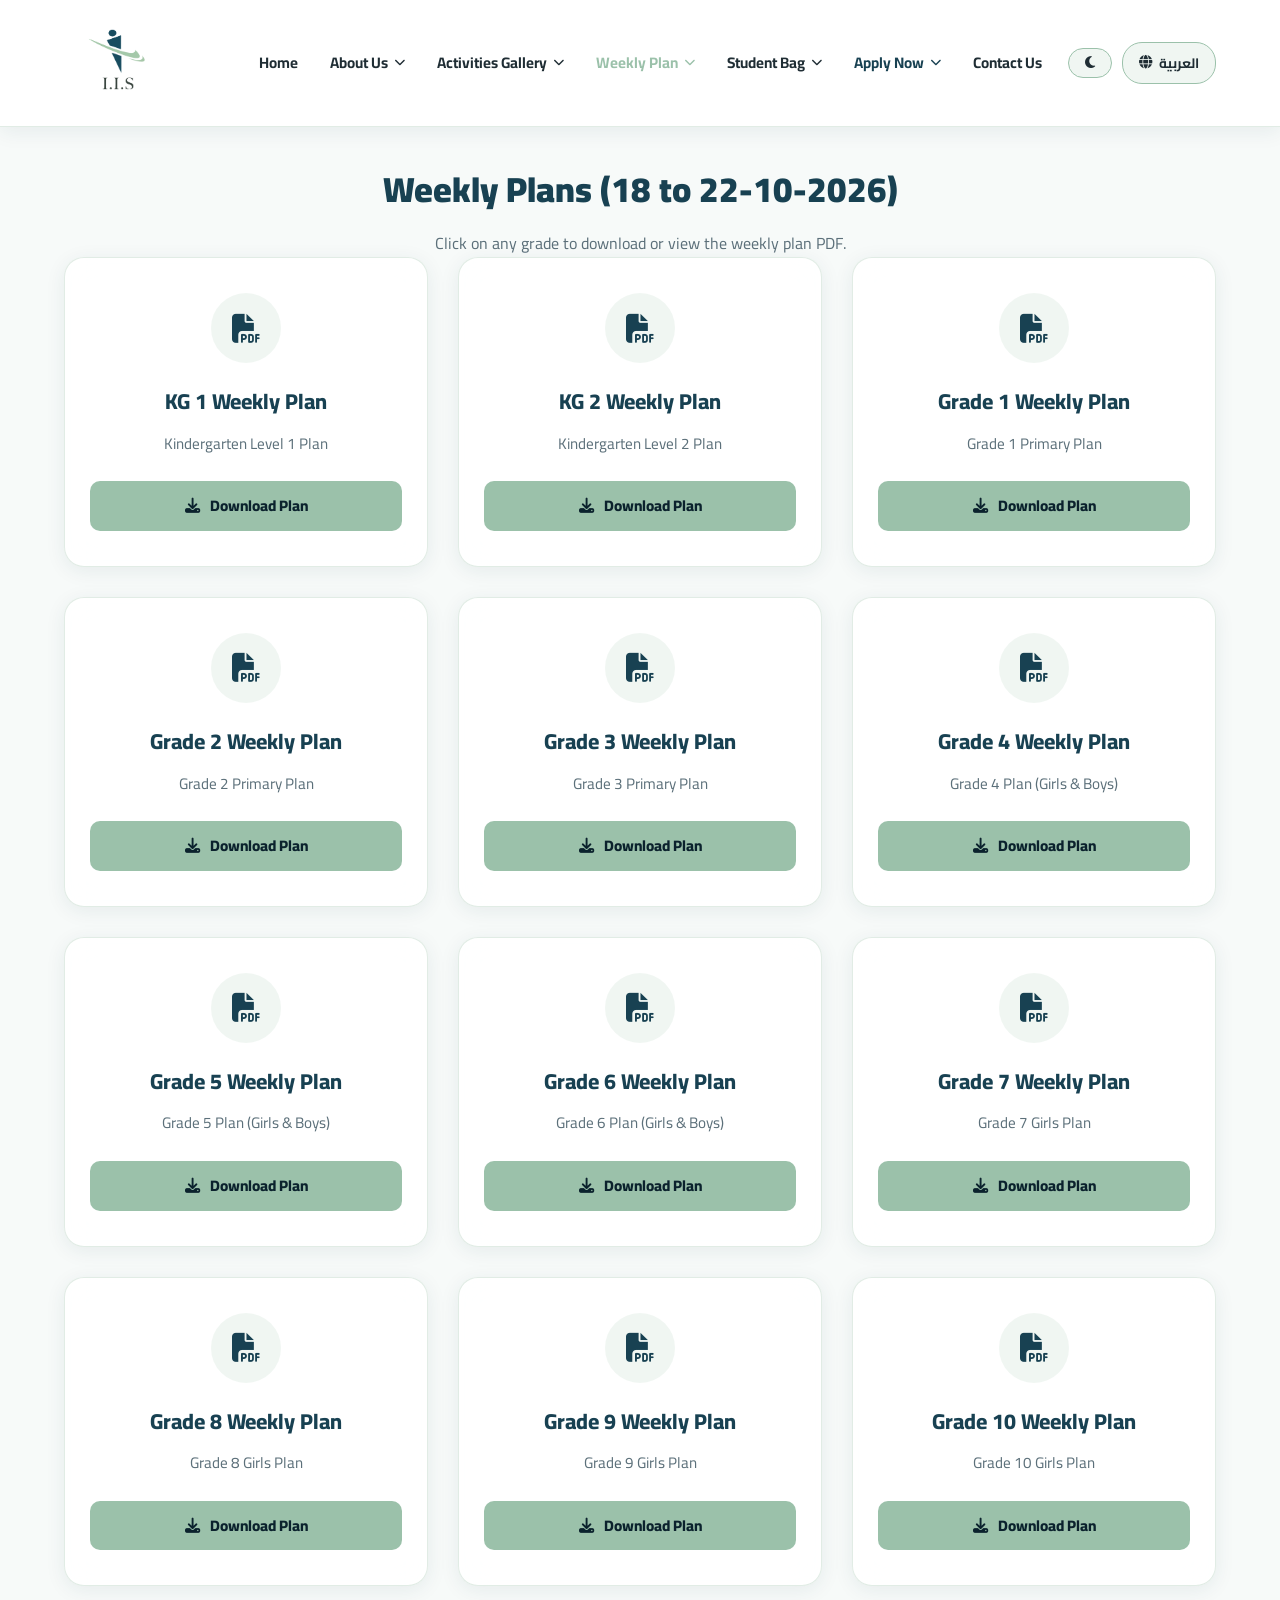
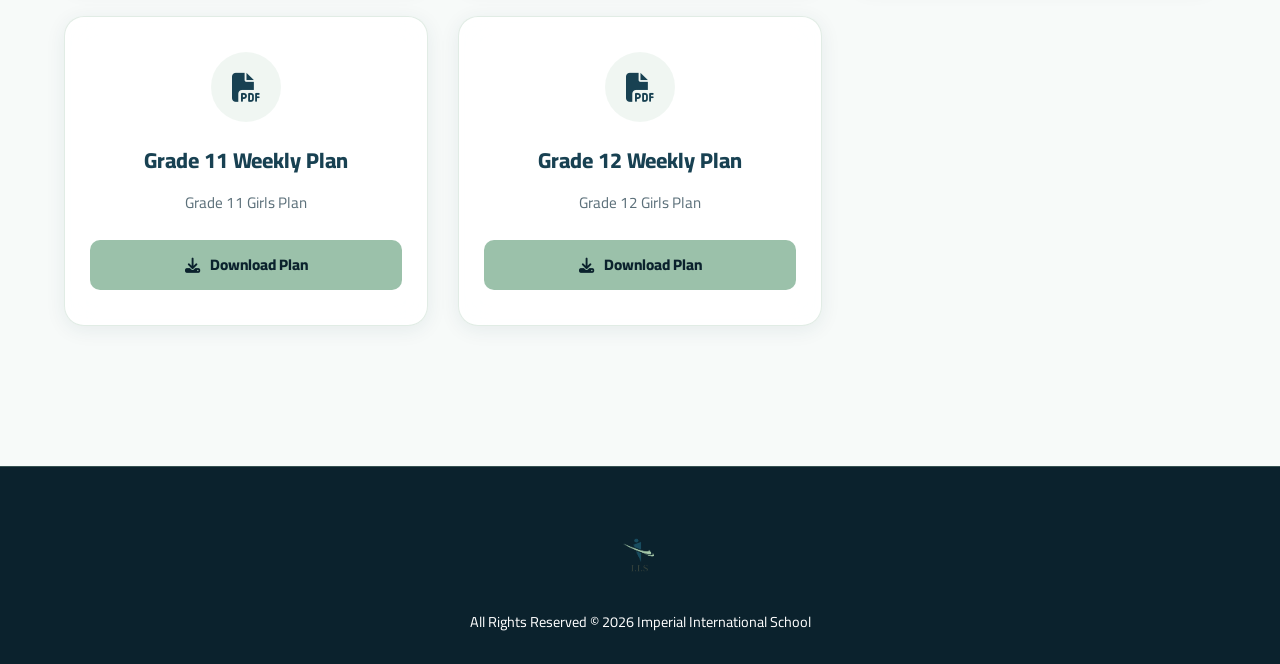
<file: weekly-plan.html>
<!DOCTYPE html>
<html lang="en" dir="ltr" id="htmlRoot" data-theme="light">
<head>
    <meta charset="UTF-8">
    <meta name="viewport" content="width=device-width, initial-scale=1.0">
    <title data-ar="الخطط الأسبوعية | مدرسة الفخامة العالمية">Weekly Plans | Imperial Int. School</title>
    
    <link href="https://fonts.googleapis.com/css2?family=Cairo:wght@300;400;600;700;800;900&display=swap" rel="stylesheet">
    <link rel="stylesheet" href="https://cdnjs.cloudflare.com/ajax/libs/font-awesome/6.4.0/css/all.min.css">
    <link rel="stylesheet" href="style.css">
</head>
<body>

    <!-- Header Navigation -->
    <header id="header">
        <div class="container nav-container">
            <a href="index.html" class="logo-container">
                <img src="images/imperial-logo.png" alt="Imperial International School Logo" class="school-logo">
            </a>
            
            <nav>
                <ul class="nav-links">
                    <li><a href="index.html" data-ar="الرئيسية">Home</a></li>
                    
                    <!-- About Us (Dropdown) -->
                    <li class="dropdown">
                        <a href="about.html" class="dropdown-btn" data-ar="عنّا">
                            About Us <i class="fas fa-chevron-down nav-arrow"></i>
                        </a>
                        <ul class="dropdown-menu">
                            <li><a href="IIS%20Profile/Academic%20Calendar%202027.pdf" target="_blank" data-ar="التقويم الدراسي">Academic Calendar</a></li>
                            <li><a href="about.html#profile" data-ar="الملف التعريفي">School Profile</a></li>
                            <li><a href="about.html#guide" data-ar="دليل المدرسة">School Guide</a></li>
                        </ul>
                    </li>

                    <!-- Gallery (Dropdown) -->
                    <li class="dropdown">
                        <a href="#gallery" class="dropdown-btn" data-ar="معرض الأنشطة">
                            Activities Gallery <i class="fas fa-chevron-down nav-arrow"></i>
                        </a>
                        <ul class="dropdown-menu">
                            <li><a href="#campus-landmarks" data-ar="أبرز معالم الحرم المدرسي">Campus Landmarks</a></li>
                            <li><a href="#events" data-ar="أحداث وفعاليات">Events & Activities</a></li>
                            <li><a href="#ceremonies" data-ar="الاحتفالات والمراسم">Celebrations & Ceremonies</a></li>
                        </ul>
                    </li>

                    <!-- Weekly Plan (Active & Updated Dropdown) -->
                    <li class="dropdown">
                        <a href="weekly-plan.html" class="dropdown-btn active" data-ar="الخطة الأسبوعية">
                            Weekly Plan <i class="fas fa-chevron-down nav-arrow"></i>
                        </a>
                        <ul class="dropdown-menu">
                            <li><a href="weekly-plan.html#weekly-plans" data-ar="الخطة الأسبوعية">Weekly Plans</a></li>
                            <li><a href="quiz-materials.html" data-ar="مواد الاختبارات القصيرة">Quiz Materials</a></li>
                        </ul>
                    </li>

                    <!-- Student Bag (Updated Dropdown) -->
                    <li class="dropdown">
                        <a href="#student-bag" class="dropdown-btn" data-ar="حقيبة الطالب">
                            Student Bag <i class="fas fa-chevron-down nav-arrow"></i>
                        </a>
                        <ul class="dropdown-menu">
                            <li><a href="book-list.html" data-ar="قائمة الكتب">Book List</a></li>
                            <li><a href="IIS%20Profile/School-Handbook-Students-Parents.pdf" target="_blank" data-ar="دليل المدرسة للطلاب وأولياء الأمور">School-Handbook-Students-Parents</a></li>
                        </ul>
                    </li>

                    <!-- Apply Now (Dropdown) -->
                    <li class="dropdown">
                        <a href="admission.html" class="dropdown-btn highlight-link" data-ar="تَقدَّم الآن">
                            Apply Now <i class="fas fa-chevron-down nav-arrow"></i>
                        </a>
                        <ul class="dropdown-menu">
                            <li><a href="admission.html#conditions" data-ar="شروط القبول">Admission Terms</a></li>
                            <li><a href="admission.html#requirements" data-ar="ملف متطلبات التطبيق">Application Requirements</a></li>
                        </ul>
                    </li>

                    <!-- Contact Us -->
                    <li><a href="contact.html" data-ar="تواصل معنا">Contact Us</a></li>
                    
                    <!-- Language & Theme Switcher Controls -->
                    <li>
                        <div class="controls-group">
                            <button type="button" onclick="toggleTheme()" class="theme-btn" id="themeBtn" title="Change Theme">
                                <i class="fas fa-moon" id="themeIcon"></i>
                            </button>
                            <button type="button" onclick="switchLanguage()" class="lang-btn" title="Switch Language">
                                <i class="fas fa-globe"></i> <span id="langText">العربية</span>
                            </button>
                        </div>
                    </li>
                </ul>
            </nav>
        </div>
    </header>

    <!-- Weekly Plans Display Grid -->
    <section class="features-section container" style="padding-top: 160px;">
        <div class="section-title">
            <h2 data-ar="الخطط الأسبوعية (18 إلى 22-10-2026)">Weekly Plans (18 to 22-10-2026)</h2>
            <p style="color: var(--text-muted); margin-top: 10px;" data-ar="اضغط على أي مرحلة لتحميل أو استعراض خطة الأسبوع بصيغة PDF.">Click on any grade to download or view the weekly plan PDF.</p>
        </div>

        <div class="features-grid">
            <!-- KG1 -->
            <div class="feature-card">
                <div>
                    <div class="icon-wrapper"><i class="fas fa-file-pdf"></i></div>
                    <h3>KG 1 Weekly Plan</h3>
                    <p data-ar="خطة رياض الأطفال - المستوى الأول">Kindergarten Level 1 Plan</p>
                </div>
                <a href="Plans/KG1 Weekly plan (18 to 22-10-2026).pdf" target="_blank" class="btn btn-primary" data-ar="تحميل الخطة"><i class="fas fa-download"></i> Download Plan</a>
            </div>

            <!-- KG2 -->
            <div class="feature-card">
                <div>
                    <div class="icon-wrapper"><i class="fas fa-file-pdf"></i></div>
                    <h3>KG 2 Weekly Plan</h3>
                    <p data-ar="خطة رياض الأطفال - المستوى الثاني">Kindergarten Level 2 Plan</p>
                </div>
                <a href="Plans/KG2 Weekly plan (18 to 22-10-2026).pdf" target="_blank" class="btn btn-primary" data-ar="تحميل الخطة"><i class="fas fa-download"></i> Download Plan</a>
            </div>

            <!-- Grade 1 -->
            <div class="feature-card">
                <div>
                    <div class="icon-wrapper"><i class="fas fa-file-pdf"></i></div>
                    <h3>Grade 1 Weekly Plan</h3>
                    <p data-ar="الخطة الأسبوعية للصف الأول الابتدائي">Grade 1 Primary Plan</p>
                </div>
                <a href="Plans/Grade 1 Weekly plan (18 to 22-10-2026).pdf" target="_blank" class="btn btn-primary" data-ar="تحميل الخطة"><i class="fas fa-download"></i> Download Plan</a>
            </div>

            <!-- Grade 2 -->
            <div class="feature-card">
                <div>
                    <div class="icon-wrapper"><i class="fas fa-file-pdf"></i></div>
                    <h3>Grade 2 Weekly Plan</h3>
                    <p data-ar="الخطة الأسبوعية للصف الثاني الابتدائي">Grade 2 Primary Plan</p>
                </div>
                <a href="Plans/Grade 2 Weekly plan (18 to 22-10-2026).pdf" target="_blank" class="btn btn-primary" data-ar="تحميل الخطة"><i class="fas fa-download"></i> Download Plan</a>
            </div>

            <!-- Grade 3 -->
            <div class="feature-card">
                <div>
                    <div class="icon-wrapper"><i class="fas fa-file-pdf"></i></div>
                    <h3>Grade 3 Weekly Plan</h3>
                    <p data-ar="الخطة الأسبوعية للصف الثالث الابتدائي">Grade 3 Primary Plan</p>
                </div>
                <a href="Plans/Grade 3 Weekly plan (18 to 22-10-2026).pdf" target="_blank" class="btn btn-primary" data-ar="تحميل الخطة"><i class="fas fa-download"></i> Download Plan</a>
            </div>

            <!-- Grade 4 -->
            <div class="feature-card">
                <div>
                    <div class="icon-wrapper"><i class="fas fa-file-pdf"></i></div>
                    <h3>Grade 4 Weekly Plan</h3>
                    <p data-ar="الخطة الأسبوعية للصف الرابع (بنين وبنات)">Grade 4 Plan (Girls & Boys)</p>
                </div>
                <a href="Plans/Grade 4 Girls and Boys Weekly Plan 18 to 22 Oct 2026.pdf" target="_blank" class="btn btn-primary" data-ar="تحميل الخطة"><i class="fas fa-download"></i> Download Plan</a>
            </div>

            <!-- Grade 5 -->
            <div class="feature-card">
                <div>
                    <div class="icon-wrapper"><i class="fas fa-file-pdf"></i></div>
                    <h3>Grade 5 Weekly Plan</h3>
                    <p data-ar="الخطة الأسبوعية للصف الخامس (بنين وبنات)">Grade 5 Plan (Girls & Boys)</p>
                </div>
                <a href="Plans/Grade 5 Girls and Boys Weekly Plan 18 to 22 Oct 2026.pdf" target="_blank" class="btn btn-primary" data-ar="تحميل الخطة"><i class="fas fa-download"></i> Download Plan</a>
            </div>

            <!-- Grade 6 -->
            <div class="feature-card">
                <div>
                    <div class="icon-wrapper"><i class="fas fa-file-pdf"></i></div>
                    <h3>Grade 6 Weekly Plan</h3>
                    <p data-ar="الخطة الأسبوعية للصف السادس (بنين وبنات)">Grade 6 Plan (Girls & Boys)</p>
                </div>
                <a href="Plans/Grade 6 Girls and Boys Weekly Plan 18 to 22 Oct 2026.pdf" target="_blank" class="btn btn-primary" data-ar="تحميل الخطة"><i class="fas fa-download"></i> Download Plan</a>
            </div>

            <!-- Grade 7 -->
            <div class="feature-card">
                <div>
                    <div class="icon-wrapper"><i class="fas fa-file-pdf"></i></div>
                    <h3>Grade 7 Weekly Plan</h3>
                    <p data-ar="الخطة الأسبوعية للصف السابع (بنات)">Grade 7 Girls Plan</p>
                </div>
                <a href="Plans/Grade 7 Girls Weekly Plan 18 to 22 Oct 2026.pdf" target="_blank" class="btn btn-primary" data-ar="تحميل الخطة"><i class="fas fa-download"></i> Download Plan</a>
            </div>

            <!-- Grade 8 -->
            <div class="feature-card">
                <div>
                    <div class="icon-wrapper"><i class="fas fa-file-pdf"></i></div>
                    <h3>Grade 8 Weekly Plan</h3>
                    <p data-ar="الخطة الأسبوعية للصف الثامن (بنات)">Grade 8 Girls Plan</p>
                </div>
                <a href="Plans/Grade 8 Girls Weekly Plan 18 to 22 Oct 2026.pdf" target="_blank" class="btn btn-primary" data-ar="تحميل الخطة"><i class="fas fa-download"></i> Download Plan</a>
            </div>

            <!-- Grade 9 -->
            <div class="feature-card">
                <div>
                    <div class="icon-wrapper"><i class="fas fa-file-pdf"></i></div>
                    <h3>Grade 9 Weekly Plan</h3>
                    <p data-ar="الخطة الأسبوعية للصف التاسع (بنات)">Grade 9 Girls Plan</p>
                </div>
                <a href="Plans/Grade 9 Girls Weekly Plan 18 to 22 Oct 2026.pdf" target="_blank" class="btn btn-primary" data-ar="تحميل الخطة"><i class="fas fa-download"></i> Download Plan</a>
            </div>

            <!-- Grade 10 -->
            <div class="feature-card">
                <div>
                    <div class="icon-wrapper"><i class="fas fa-file-pdf"></i></div>
                    <h3>Grade 10 Weekly Plan</h3>
                    <p data-ar="الخطة الأسبوعية للصف العاشر (بنات)">Grade 10 Girls Plan</p>
                </div>
                <a href="Plans/Grade 10 Girls Weekly Plan 18 to 22 Oct 2026.pdf" target="_blank" class="btn btn-primary" data-ar="تحميل الخطة"><i class="fas fa-download"></i> Download Plan</a>
            </div>

            <!-- Grade 11 -->
            <div class="feature-card">
                <div>
                    <div class="icon-wrapper"><i class="fas fa-file-pdf"></i></div>
                    <h3>Grade 11 Weekly Plan</h3>
                    <p data-ar="الخطة الأسبوعية للصف الحادي عشر (بنات)">Grade 11 Girls Plan</p>
                </div>
                <a href="Plans/Grade 11 Girls Weekly Plan 18 to 22 Oct 2026.pdf" target="_blank" class="btn btn-primary" data-ar="تحميل الخطة"><i class="fas fa-download"></i> Download Plan</a>
            </div>

            <!-- Grade 12 -->
            <div class="feature-card">
                <div>
                    <div class="icon-wrapper"><i class="fas fa-file-pdf"></i></div>
                    <h3>Grade 12 Weekly Plan</h3>
                    <p data-ar="الخطة الأسبوعية للصف الثاني عشر (بنات)">Grade 12 Girls Plan</p>
                </div>
                <a href="Plans/Grade 12 Girls Weekly Plan 18 to 22 Oct 2026.pdf" target="_blank" class="btn btn-primary" data-ar="تحميل الخطة"><i class="fas fa-download"></i> Download Plan</a>
            </div>
        </div>
    </section>

    <!-- Footer -->
    <footer>
        <div class="container footer-content" style="text-align: center;">
            <img src="images/imperial-logo.png" alt="Imperial International School Logo" class="footer-logo" style="max-height: 60px; margin-bottom: 15px;">
            <p data-ar="جميع الحقوق محفوظة © 2026 مدرسة الفخامة العالمية">All Rights Reserved © 2026 Imperial International School</p>
        </div>
    </footer>

    <!-- Interactive Script for Language Switching -->
    <script>
        function toggleTheme() {
            const htmlRoot = document.getElementById('htmlRoot');
            const themeIcon = document.getElementById('themeIcon');
            const currentTheme = htmlRoot.getAttribute('data-theme');

            if (currentTheme === 'light') {
                htmlRoot.setAttribute('data-theme', 'dark');
                themeIcon.className = 'fas fa-sun';
            } else {
                htmlRoot.setAttribute('data-theme', 'light');
                themeIcon.className = 'fas fa-moon';
            }
        }

        let currentLang = 'en';

        function switchLanguage() {
            const htmlRoot = document.getElementById('htmlRoot');
            const langText = document.getElementById('langText');
            const elementsToTranslate = document.querySelectorAll('[data-ar]');

            if (currentLang === 'en') {
                currentLang = 'ar';
                htmlRoot.setAttribute('dir', 'rtl');
                htmlRoot.setAttribute('lang', 'ar');
                if (langText) langText.innerText = 'English';

                elementsToTranslate.forEach(el => {
                    if (!el.hasAttribute('data-en')) {
                        el.setAttribute('data-en', el.innerText);
                    }
                    
                    const arText = el.getAttribute('data-ar');
                    if (arText) {
                        const arrow = el.querySelector('.nav-arrow');
                        const icon = el.querySelector('i');
                        
                        if (arrow) {
                            el.childNodes[0].textContent = arText + ' ';
                        } else if (icon) {
                            el.innerHTML = icon.outerHTML + ' ' + arText;
                        } else {
                            el.innerText = arText;
                        }
                    }
                });
            } else {
                currentLang = 'en';
                htmlRoot.setAttribute('dir', 'ltr');
                htmlRoot.setAttribute('lang', 'en');
                if (langText) langText.innerText = 'العربية';

                elementsToTranslate.forEach(el => {
                    if (el.hasAttribute('data-en')) {
                        const enText = el.getAttribute('data-en');
                        const arrow = el.querySelector('.nav-arrow');
                        const icon = el.querySelector('i');
                        
                        if (arrow) {
                            el.childNodes[0].textContent = enText + ' ';
                        } else if (icon) {
                            el.innerHTML = icon.outerHTML + ' ' + enText;
                        } else {
                            el.innerText = enText;
                        }
                    }
                });
            }
        }
    </script>
</body>
</html>
</file>
<file: style.css>
/* ==================== لوحة ألوان الشعار الرسمية الفاخرة ==================== */
:root {
    --primary: #184152;          /* الكحلي البترولي الداكن */
    --primary-dark: #0b222d;     /* درجة أعمق للـ Header والـ Hero */
    --accent: #9bc1aa;           /* الأخضر النعناعي */
    --accent-hover: #7fae91;     /* درجة تفاعلية أغمق */
    --accent-light: rgba(155, 193, 170, 0.15);
    
    --bg-light: #f7faf9;
    --white: #ffffff;
    --text-dark: #1f2d34;
    --text-muted: #5c707a;
    --header-bg: rgba(255, 255, 255, 0.95);
    
    --shadow-sm: 0 4px 20px rgba(24, 65, 82, 0.08);
    --shadow-lg: 0 20px 45px rgba(24, 65, 82, 0.12);
    --card-bg: rgba(255, 255, 255, 0.9);
    --glass-border: rgba(155, 193, 170, 0.3);
    --hero-gradient: linear-gradient(135deg, #0b222d 0%, #184152 60%, #22566c 100%);
}

[data-theme="dark"] {
    --primary: #24586e;
    --primary-dark: #061218;
    --accent: #aed3bc;
    --accent-hover: #91bda1;
    --accent-light: rgba(174, 211, 188, 0.15);
    
    --bg-light: #081116;
    --white: #122129;
    --text-dark: #f0f5f8;
    --text-muted: #8ca2ad;
    --header-bg: rgba(18, 33, 41, 0.95);
    
    --shadow-sm: 0 4px 20px rgba(0, 0, 0, 0.4);
    --shadow-lg: 0 20px 45px rgba(0, 0, 0, 0.6);
    --card-bg: rgba(18, 33, 41, 0.85);
    --glass-border: rgba(255, 255, 255, 0.08);
    --hero-gradient: linear-gradient(135deg, #030a0d 0%, #08161e 60%, #102732 100%);
}

/* ==================== إعدادات عامة ==================== */
* {
    margin: 0;
    padding: 0;
    box-sizing: border-box;
    font-family: 'Cairo', sans-serif;
    scroll-behavior: smooth;
    transition: background-color 0.3s ease, color 0.3s ease, border-color 0.3s ease;
}

body {
    background-color: var(--bg-light);
    color: var(--text-dark);
    line-height: 1.7;
    overflow-x: hidden;
}

.container {
    width: 90%;
    max-width: 1240px;
    margin: 0 auto;
}

/* ==================== الهيدر الشفاف والمُثبّت ==================== */
header {
    background: var(--header-bg);
    backdrop-filter: blur(16px);
    -webkit-backdrop-filter: blur(16px);
    position: fixed;
    top: 0;
    left: 0;
    width: 100%;
    z-index: 1000;
    padding: 12px 0;
    border-bottom: 1px solid var(--glass-border);
    box-shadow: var(--shadow-sm);
}

.nav-container {
    display: flex;
    justify-content: space-between;
    align-items: center;
    gap: 20px;
}

/* ==================== الشعار (Logo) - تم تكبيره ==================== */
.logo-container {
    display: flex;
    align-items: center;
    gap: 12px;
    text-decoration: none;
    flex-shrink: 0;
}

.school-logo {
    height: 80px; /* تم زيادة الارتفاع من 55px إلى 80px ليصبح أكبر وأوضح */
    width: auto;
    max-height: 90px;
    object-fit: contain;
    transition: transform 0.3s ease;
}

/* في الوضع الداكن نقوم بإضافة سطوع خفيف للشعار ليظهر بدون خلفية بيضاء */
[data-theme="dark"] .school-logo {
    filter: brightness(1.2) drop-shadow(0 0 2px rgba(255, 255, 255, 0.2));
}

.logo-text h1 {
    font-size: 1.2rem;
    color: var(--primary);
    font-weight: 900;
    line-height: 1.1;
}

[data-theme="dark"] .logo-text h1 {
    color: var(--accent);
}

.logo-text span {
    font-size: 0.72rem;
    color: var(--text-muted);
    display: block;
    font-weight: 700;
}

/* ==================== القوائم والروابط ==================== */
.nav-links {
    display: flex;
    list-style: none;
    align-items: center;
    gap: 20px;
}

.nav-links li {
    position: relative;
}

.nav-links li a {
    text-decoration: none;
    color: var(--text-dark);
    font-weight: 700;
    font-size: 0.95rem;
    transition: color 0.3s ease;
    padding: 8px 6px;
    display: flex;
    align-items: center;
    gap: 6px;
}

.nav-arrow {
    font-size: 0.7rem;
    transition: transform 0.3s ease;
}

.dropdown:hover .nav-arrow {
    transform: rotate(180deg);
}

.nav-links li a:hover, 
.nav-links li a.active {
    color: var(--accent);
}

.highlight-link {
    color: var(--primary) !important;
}

[data-theme="dark"] .highlight-link {
    color: var(--accent) !important;
}

/* القائمة المنسدلة */
.dropdown-menu {
    position: absolute;
    top: 100%;
    right: 0;
    background: var(--card-bg);
    backdrop-filter: blur(20px);
    -webkit-backdrop-filter: blur(20px);
    min-width: 200px;
    border-radius: 12px;
    padding: 10px 0;
    box-shadow: var(--shadow-lg);
    border: 1px solid var(--glass-border);
    list-style: none;
    opacity: 0;
    visibility: hidden;
    transform: translateY(12px);
    transition: all 0.3s cubic-bezier(0.165, 0.84, 0.44, 1);
    z-index: 1100;
}

.dropdown:hover .dropdown-menu {
    opacity: 1;
    visibility: visible;
    transform: translateY(0);
}

.dropdown-menu li a {
    padding: 10px 20px;
    font-size: 0.88rem;
    font-weight: 600;
    color: var(--text-dark);
    display: block;
    width: 100%;
}

.dropdown-menu li a:hover {
    background: var(--accent-light);
    color: var(--primary);
}

[data-theme="dark"] .dropdown-menu li a:hover {
    color: var(--accent);
}

/* ==================== أزرار التحكم (الوضع واللغة) ==================== */
.controls-group {
    display: flex;
    gap: 10px;
    align-items: center;
}

.theme-btn, .lang-btn {
    background: var(--accent-light);
    border: 1px solid var(--accent);
    color: var(--text-dark);
    padding: 7px 16px;
    border-radius: 20px;
    cursor: pointer;
    font-weight: 700;
    font-size: 0.85rem;
    transition: all 0.3s ease;
    display: flex;
    align-items: center;
    gap: 6px;
}

.theme-btn:hover, .lang-btn:hover {
    background: var(--accent);
    color: #0b222d;
    box-shadow: 0 4px 15px rgba(155, 193, 170, 0.4);
}

/* ==================== Hero Section ==================== */
.hero {
    position: relative;
    background: var(--hero-gradient);
    color: #ffffff;
    padding: 160px 0 120px 0;
    text-align: center;
    overflow: hidden;
}

.hero::after {
    content: '';
    position: absolute;
    bottom: -50px;
    left: 0;
    width: 100%;
    height: 100px;
    background: var(--bg-light);
    transform: skewY(-2.5deg);
}

.badge {
    background: rgba(255, 255, 255, 0.1);
    color: var(--accent);
    padding: 8px 22px;
    border-radius: 30px;
    font-size: 0.88rem;
    font-weight: 800;
    border: 1px solid var(--accent);
    display: inline-flex;
    align-items: center;
    gap: 8px;
    margin-bottom: 24px;
}

.hero-content h2 {
    font-size: 2.8rem;
    font-weight: 900;
    max-width: 880px;
    margin: 0 auto 20px auto;
    line-height: 1.25;
}

.hero-content p {
    font-size: 1.15rem;
    max-width: 680px;
    margin: 0 auto 38px auto;
    color: #d1e2db;
}

.hero-btns {
    display: flex;
    justify-content: center;
    gap: 16px;
    flex-wrap: wrap;
}

.btn {
    padding: 12px 30px;
    border-radius: 10px;
    font-weight: 800;
    cursor: pointer;
    border: none;
    transition: all 0.3s ease;
    font-size: 0.98rem;
    text-decoration: none;
    display: inline-flex;
    align-items: center;
    gap: 10px;
}

.btn-primary {
    background: var(--accent);
    color: #0b222d;
}

.btn-primary:hover {
    background: var(--accent-hover);
    transform: translateY(-3px);
}

.btn-secondary {
    background: rgba(255, 255, 255, 0.08);
    color: #ffffff;
    border: 1px solid rgba(255, 255, 255, 0.25);
}

.btn-secondary:hover {
    background: rgba(255, 255, 255, 0.18);
    transform: translateY(-3px);
}

/* ==================== الإحصائيات ==================== */
.stats-container {
    margin-top: -50px;
    position: relative;
    z-index: 10;
    margin-bottom: 60px;
}

.stats-grid {
    display: grid;
    grid-template-columns: repeat(auto-fit, minmax(220px, 1fr));
    gap: 20px;
}

.stat-card {
    background: var(--card-bg);
    backdrop-filter: blur(16px);
    border: 1px solid var(--glass-border);
    padding: 24px;
    border-radius: 16px;
    text-align: center;
    box-shadow: var(--shadow-sm);
}

.stat-card h3 {
    font-size: 2.3rem;
    color: var(--primary);
    font-weight: 900;
}

[data-theme="dark"] .stat-card h3 {
    color: var(--accent);
}

.stat-card p {
    color: var(--text-muted);
    font-size: 0.9rem;
    font-weight: 700;
}

/* ==================== الفوتر ==================== */
footer {
    background: var(--primary-dark);
    color: #ffffff;
    padding: 40px 0 25px 0;
    text-align: center;
    font-size: 0.9rem;
    margin-top: 60px;
}
/* ==================== لوحة ألوان الشعار الرسمية الفاخرة ==================== */
:root {
    --primary: #184152;          /* الكحلي البترولي الداكن */
    --primary-dark: #0b222d;     /* درجة أعمق للـ Header والـ Hero */
    --accent: #9bc1aa;           /* الأخضر النعناعي */
    --accent-hover: #7fae91;     /* درجة تفاعلية أغمق */
    --accent-light: rgba(155, 193, 170, 0.15);
    
    --bg-light: #f7faf9;
    --white: #ffffff;
    --text-dark: #1f2d34;
    --text-muted: #5c707a;
    --header-bg: rgba(255, 255, 255, 0.95);
    
    --shadow-sm: 0 4px 20px rgba(24, 65, 82, 0.08);
    --shadow-lg: 0 20px 45px rgba(24, 65, 82, 0.12);
    --card-bg: rgba(255, 255, 255, 0.9);
    --glass-border: rgba(155, 193, 170, 0.3);
    --hero-gradient: linear-gradient(135deg, #0b222d 0%, #184152 60%, #22566c 100%);
}

[data-theme="dark"] {
    --primary: #24586e;
    --primary-dark: #061218;
    --accent: #aed3bc;
    --accent-hover: #91bda1;
    --accent-light: rgba(174, 211, 188, 0.15);
    
    --bg-light: #081116;
    --white: #122129;
    --text-dark: #f0f5f8;
    --text-muted: #8ca2ad;
    --header-bg: rgba(18, 33, 41, 0.95);
    
    --shadow-sm: 0 4px 20px rgba(0, 0, 0, 0.4);
    --shadow-lg: 0 20px 45px rgba(0, 0, 0, 0.6);
    --card-bg: rgba(18, 33, 41, 0.85);
    --glass-border: rgba(255, 255, 255, 0.08);
    --hero-gradient: linear-gradient(135deg, #030a0d 0%, #08161e 60%, #102732 100%);
}

/* ==================== إعدادات عامة ==================== */
* {
    margin: 0;
    padding: 0;
    box-sizing: border-box;
    font-family: 'Cairo', sans-serif;
    scroll-behavior: smooth;
    transition: background-color 0.3s ease, color 0.3s ease, border-color 0.3s ease;
}

body {
    background-color: var(--bg-light);
    color: var(--text-dark);
    line-height: 1.7;
    overflow-x: hidden;
}

.container {
    width: 90%;
    max-width: 1240px;
    margin: 0 auto;
}

/* ==================== الهيدر الشفاف والمُثبّت ==================== */
header {
    background: var(--header-bg);
    backdrop-filter: blur(16px);
    -webkit-backdrop-filter: blur(16px);
    position: fixed;
    top: 0;
    left: 0;
    width: 100%;
    z-index: 1000;
    padding: 12px 0;
    border-bottom: 1px solid var(--glass-border);
    box-shadow: var(--shadow-sm);
}

.nav-container {
    display: flex;
    justify-content: space-between;
    align-items: center;
    gap: 20px;
}

/* ==================== الشعار (Logo) - حجم كبير وواضح ==================== */
.logo-container {
    display: flex;
    align-items: center;
    gap: 12px;
    text-decoration: none;
    flex-shrink: 0;
}

.school-logo {
    height: 90px; /* تم تكبير الارتفاع ليظهر بحجم ممتاز وبارز */
    width: auto;
    max-height: 100px;
    object-fit: contain;
    transition: transform 0.3s ease;
}

[data-theme="dark"] .school-logo {
    filter: brightness(1.2) drop-shadow(0 0 2px rgba(255, 255, 255, 0.2));
}

.logo-text h1 {
    font-size: 1.3rem;
    color: var(--primary);
    font-weight: 900;
    line-height: 1.1;
}

[data-theme="dark"] .logo-text h1 {
    color: var(--accent);
}

.logo-text span {
    font-size: 0.75rem;
    color: var(--text-muted);
    display: block;
    font-weight: 700;
}

/* ==================== القوائم والروابط ==================== */
.nav-links {
    display: flex;
    list-style: none;
    align-items: center;
    gap: 20px;
}

.nav-links li {
    position: relative;
}

.nav-links li a {
    text-decoration: none;
    color: var(--text-dark);
    font-weight: 700;
    font-size: 0.95rem;
    transition: color 0.3s ease;
    padding: 8px 6px;
    display: flex;
    align-items: center;
    gap: 6px;
}

.nav-arrow {
    font-size: 0.7rem;
    transition: transform 0.3s ease;
}

.dropdown:hover .nav-arrow {
    transform: rotate(180deg);
}

.nav-links li a:hover, 
.nav-links li a.active {
    color: var(--accent);
}

.highlight-link {
    color: var(--primary) !important;
}

[data-theme="dark"] .highlight-link {
    color: var(--accent) !important;
}

/* القائمة المنسدلة */
.dropdown-menu {
    position: absolute;
    top: 100%;
    right: 0;
    background: var(--card-bg);
    backdrop-filter: blur(20px);
    -webkit-backdrop-filter: blur(20px);
    min-width: 200px;
    border-radius: 12px;
    padding: 10px 0;
    box-shadow: var(--shadow-lg);
    border: 1px solid var(--glass-border);
    list-style: none;
    opacity: 0;
    visibility: hidden;
    transform: translateY(12px);
    transition: all 0.3s cubic-bezier(0.165, 0.84, 0.44, 1);
    z-index: 1100;
}

.dropdown:hover .dropdown-menu {
    opacity: 1;
    visibility: visible;
    transform: translateY(0);
}

.dropdown-menu li a {
    padding: 10px 20px;
    font-size: 0.88rem;
    font-weight: 600;
    color: var(--text-dark);
    display: block;
    width: 100%;
}

.dropdown-menu li a:hover {
    background: var(--accent-light);
    color: var(--primary);
}

[data-theme="dark"] .dropdown-menu li a:hover {
    color: var(--accent);
}

/* ==================== أزرار التحكم (الوضع واللغة) ==================== */
.controls-group {
    display: flex;
    gap: 10px;
    align-items: center;
}

.theme-btn, .lang-btn {
    background: var(--accent-light);
    border: 1px solid var(--accent);
    color: var(--text-dark);
    padding: 7px 16px;
    border-radius: 20px;
    cursor: pointer;
    font-weight: 700;
    font-size: 0.85rem;
    transition: all 0.3s ease;
    display: flex;
    align-items: center;
    gap: 6px;
}

.theme-btn:hover, .lang-btn:hover {
    background: var(--accent);
    color: #0b222d;
    box-shadow: 0 4px 15px rgba(155, 193, 170, 0.4);
}

/* ==================== Hero Section ==================== */
.hero {
    position: relative;
    background: var(--hero-gradient);
    color: #ffffff;
    padding: 160px 0 120px 0;
    text-align: center;
    overflow: hidden;
}

.hero::after {
    content: '';
    position: absolute;
    bottom: -50px;
    left: 0;
    width: 100%;
    height: 100px;
    background: var(--bg-light);
    transform: skewY(-2.5deg);
}

.badge {
    background: rgba(255, 255, 255, 0.1);
    color: var(--accent);
    padding: 8px 22px;
    border-radius: 30px;
    font-size: 0.88rem;
    font-weight: 800;
    border: 1px solid var(--accent);
    display: inline-flex;
    align-items: center;
    gap: 8px;
    margin-bottom: 24px;
}

.hero-content h2 {
    font-size: 2.8rem;
    font-weight: 900;
    max-width: 880px;
    margin: 0 auto 20px auto;
    line-height: 1.25;
}

.hero-content p {
    font-size: 1.15rem;
    max-width: 680px;
    margin: 0 auto 38px auto;
    color: #d1e2db;
}

.hero-btns {
    display: flex;
    justify-content: center;
    gap: 16px;
    flex-wrap: wrap;
}

.btn {
    padding: 12px 30px;
    border-radius: 10px;
    font-weight: 800;
    cursor: pointer;
    border: none;
    transition: all 0.3s ease;
    font-size: 0.98rem;
    text-decoration: none;
    display: inline-flex;
    align-items: center;
    gap: 10px;
}

.btn-primary {
    background: var(--accent);
    color: #0b222d;
}

.btn-primary:hover {
    background: var(--accent-hover);
    transform: translateY(-3px);
}

.btn-secondary {
    background: rgba(255, 255, 255, 0.08);
    color: #ffffff;
    border: 1px solid rgba(255, 255, 255, 0.25);
}

.btn-secondary:hover {
    background: rgba(255, 255, 255, 0.18);
    transform: translateY(-3px);
}

/* ==================== الإحصائيات ==================== */
.stats-container {
    margin-top: -50px;
    position: relative;
    z-index: 10;
    margin-bottom: 60px;
}

.stats-grid {
    display: grid;
    grid-template-columns: repeat(auto-fit, minmax(220px, 1fr));
    gap: 20px;
}

.stat-card {
    background: var(--card-bg);
    backdrop-filter: blur(16px);
    border: 1px solid var(--glass-border);
    padding: 24px;
    border-radius: 16px;
    text-align: center;
    box-shadow: var(--shadow-sm);
}

.stat-card h3 {
    font-size: 2.3rem;
    color: var(--primary);
    font-weight: 900;
}

[data-theme="dark"] .stat-card h3 {
    color: var(--accent);
}

.stat-card p {
    color: var(--text-muted);
    font-size: 0.9rem;
    font-weight: 700;
}

/* ==================== الفوتر بتصميم البطاقات الفاخرة ==================== */
footer {
    background: var(--primary-dark);
    color: #ffffff;
    padding: 60px 0 30px 0;
    margin-top: 80px;
    border-top: 1px solid var(--glass-border);
}

.footer-grid {
    display: grid;
    grid-template-columns: repeat(auto-fit, minmax(260px, 1fr));
    gap: 25px;
    margin-bottom: 40px;
}

.footer-card {
    background: rgba(255, 255, 255, 0.04);
    backdrop-filter: blur(10px);
    border: 1px solid rgba(255, 255, 255, 0.08);
    padding: 30px;
    border-radius: 16px;
    box-shadow: var(--shadow-sm);
    transition: transform 0.3s ease, background 0.3s ease;
}

.footer-card:hover {
    transform: translateY(-5px);
    background: rgba(255, 255, 255, 0.07);
}

.footer-card h4 {
    color: var(--accent);
    font-size: 1.1rem;
    margin-bottom: 15px;
    font-weight: 800;
}

.footer-card p, .footer-card ul {
    color: #d1e2db;
    font-size: 0.9rem;
    list-style: none;
}

.footer-card ul li {
    margin-bottom: 8px;
}

.footer-card ul li a {
    color: #d1e2db;
    text-decoration: none;
    transition: color 0.3s ease;
}

.footer-card ul li a:hover {
    color: var(--accent);
}

.footer-bottom {
    text-align: center;
    padding-top: 25px;
    border-top: 1px solid rgba(255, 255, 255, 0.1);
    font-size: 0.88rem;
    color: var(--text-muted);
}
/* ==================== قسم بطاقات الخدمات (Explore Our Services) ==================== */
.features-section {
    padding: 60px 0;
    text-align: center;
}

.section-title h2 {
    font-size: 2.2rem;
    color: var(--primary);
    font-weight: 900;
    margin-bottom: 10px;
}

[data-theme="dark"] .section-title h2 {
    color: var(--accent);
}

.title-line {
    width: 70px;
    height: 4px;
    background: var(--accent);
    margin: 0 auto 40px auto;
    border-radius: 2px;
}

/* التنسيق الشبكي للبطاقات (عرض أفقي متناسق) */
.features-grid {
    display: grid;
    grid-template-columns: repeat(auto-fit, minmax(300px, 1fr));
    gap: 30px;
    align-items: stretch;
}

/* بطاقة الخدمة الفردية */
.feature-card {
    background: var(--card-bg);
    backdrop-filter: blur(16px);
    border: 1px solid var(--glass-border);
    border-radius: 20px;
    padding: 35px 25px;
    box-shadow: var(--shadow-sm);
    display: flex;
    flex-direction: column;
    justify-content: space-between;
    text-align: center;
    transition: all 0.3s cubic-bezier(0.165, 0.84, 0.44, 1);
}

.feature-card:hover {
    transform: translateY(-8px);
    box-shadow: var(--shadow-lg);
    border-color: var(--accent);
}

/* خلفية ودائرة الأيقونة */
.icon-wrapper {
    width: 70px;
    height: 70px;
    background: var(--accent-light);
    color: var(--primary);
    border-radius: 50%;
    display: flex;
    align-items: center;
    justify-content: center;
    margin: 0 auto 20px auto;
    font-size: 1.8rem;
    transition: all 0.3s ease;
}

[data-theme="dark"] .icon-wrapper {
    color: var(--accent);
}

.feature-card:hover .icon-wrapper {
    background: var(--accent);
    color: #0b222d;
    transform: scale(1.1);
}

/* نصوص البطاقة */
.feature-card h3 {
    font-size: 1.35rem;
    color: var(--primary);
    font-weight: 800;
    margin-bottom: 12px;
}

[data-theme="dark"] .feature-card h3 {
    color: var(--text-dark);
}

.feature-card p {
    color: var(--text-muted);
    font-size: 0.95rem;
    line-height: 1.6;
    margin-bottom: 25px;
}

/* أزرار البطاقات */
.feature-card .btn {
    width: 100%;
    justify-content: center;
    padding: 12px;
    font-size: 0.95rem;
    border-radius: 10px;
}
/* ==================== الهيدر الشفاف والمُثبّت ==================== */
header {
    background: var(--header-bg);
    backdrop-filter: blur(16px);
    -webkit-backdrop-filter: blur(16px);
    position: fixed;
    top: 0;
    left: 0;
    width: 100%;
    z-index: 1000;
    padding: 8px 0; /* تم تقليل الحشو ليتسق مع تكبير اللوجو */
    border-bottom: 1px solid var(--glass-border);
    box-shadow: var(--shadow-sm);
}

/* ==================== الشعار (Logo) كبيـر جداً وواضح ==================== */
.logo-container {
    display: flex;
    align-items: center;
    gap: 12px;
    text-decoration: none;
    flex-shrink: 0;
}

.school-logo {
    height: 110px; /* تم زيادة الارتفاع ليكون بارزاً وأكبر حجماً */
    width: auto;
    max-height: 120px;
    object-fit: contain;
    transition: transform 0.3s ease;
}

.school-logo:hover {
    transform: scale(1.05); /* تأثير تكبير لطيف عند مرور الماوس */
}

/* التوافق مع الوضع الداكن */
[data-theme="dark"] .school-logo {
    filter: brightness(1.2) drop-shadow(0 0 4px rgba(255, 255, 255, 0.3));
}
</file>
